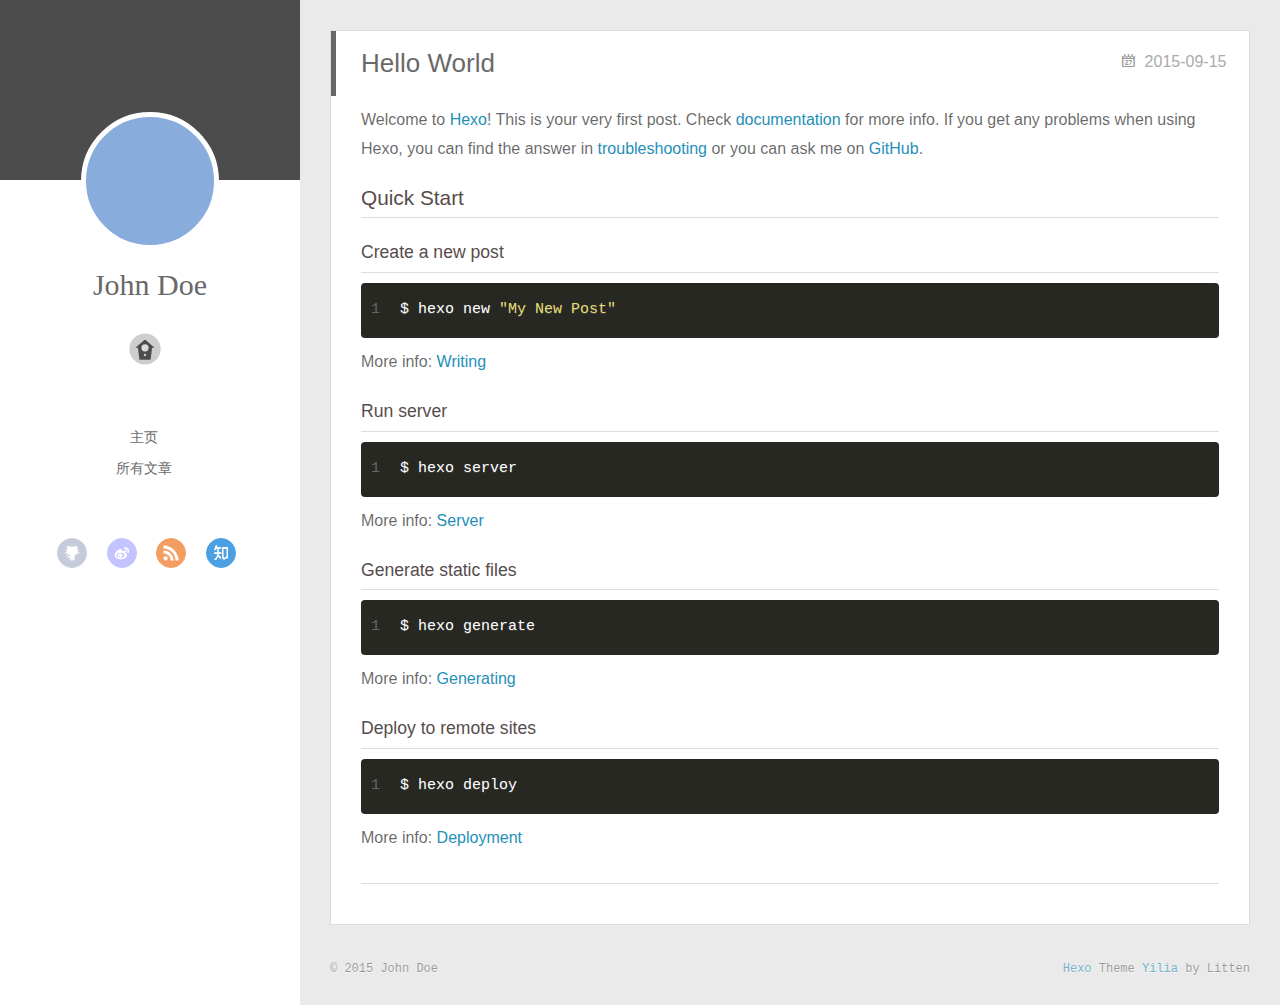
<file: index.html>
<!DOCTYPE html>
<html>
<head>
  <meta charset="utf-8">
  
  <title>Hexo</title>
  <meta name="viewport" content="width=device-width, initial-scale=1, maximum-scale=1">
  <meta name="description">
<meta property="og:type" content="website">
<meta property="og:title" content="Hexo">
<meta property="og:url" content="http://yoursite.com/index.html">
<meta property="og:site_name" content="Hexo">
<meta property="og:description">
<meta name="twitter:card" content="summary">
<meta name="twitter:title" content="Hexo">
<meta name="twitter:description">
  
    <link rel="alternative" href="/atom.xml" title="Hexo" type="application/atom+xml">
  
  
    <link rel="icon" href="/favicon.png">
  
  <link rel="stylesheet" href="/css/style.css" type="text/css">
</head>
<body>
  <div id="container">
    <div class="left-col">
    <div class="overlay"></div>
<div class="intrude-less">
	<header id="header" class="inner">
		<a href="/" class="profilepic">
			
			<img lazy-src="null" class="js-avatar">
			
		</a>

		<hgroup>
		  <h1 class="header-author"><a href="/">John Doe</a></h1>
		</hgroup>

		

		
			<div class="switch-btn">
				<div class="icon">
					<div class="icon-ctn">
						<div class="icon-wrap icon-house" data-idx="0">
							<div class="birdhouse"></div>
							<div class="birdhouse_holes"></div>
						</div>
						<div class="icon-wrap icon-ribbon hide" data-idx="1">
							<div class="ribbon"></div>
						</div>
						
						<div class="icon-wrap icon-link hide" data-idx="2">
							<div class="loopback_l"></div>
							<div class="loopback_r"></div>
						</div>
						
						
						<div class="icon-wrap icon-me hide" data-idx="3">
							<div class="user"></div>
							<div class="shoulder"></div>
						</div>
						
					</div>
					
				</div>
				<div class="tips-box hide">
					<div class="tips-arrow"></div>
					<ul class="tips-inner">
						<li>菜单</li>
						<li>标签</li>
						
						<li>友情链接</li>
						
						
						<li>关于我</li>
						
					</ul>
				</div>
			</div>
		

		<div class="switch-area">
			<div class="switch-wrap">
				<section class="switch-part switch-part1">
					<nav class="header-menu">
						<ul>
						
							<li><a href="/">主页</a></li>
				        
							<li><a href="/archives">所有文章</a></li>
				        
						</ul>
					</nav>
					<nav class="header-nav">
						<div class="social">
							
								<a class="github" target="_blank" href="/#" title="github">github</a>
					        
								<a class="weibo" target="_blank" href="/#" title="weibo">weibo</a>
					        
								<a class="rss" target="_blank" href="/#" title="rss">rss</a>
					        
								<a class="zhihu" target="_blank" href="/#" title="zhihu">zhihu</a>
					        
						</div>
					</nav>
				</section>
				
				
				<section class="switch-part switch-part2">
					<div class="widget tagcloud" id="js-tagcloud">
						
					</div>
				</section>
				
				
				
				<section class="switch-part switch-part3">
					<div id="js-friends">
					
			          <a target="_blank" class="main-nav-link switch-friends-link" href="http://localhost:4000/">奥巴马的博客</a>
			        
			          <a target="_blank" class="main-nav-link switch-friends-link" href="http://localhost:4000/">卡卡的美丽传说</a>
			        
			          <a target="_blank" class="main-nav-link switch-friends-link" href="http://localhost:4000/">本泽马的博客</a>
			        
			          <a target="_blank" class="main-nav-link switch-friends-link" href="http://localhost:4000/">吉格斯的博客</a>
			        
			          <a target="_blank" class="main-nav-link switch-friends-link" href="http://localhost:4000/">习大大大不同</a>
			        
			          <a target="_blank" class="main-nav-link switch-friends-link" href="http://localhost:4000/">托蒂的博客</a>
			        
			        </div>
				</section>
				

				
				
				<section class="switch-part switch-part4">
				
					<div id="js-aboutme">我是谁，我从哪里来，我到哪里去？我就是我，是颜色不一样的吃货…</div>
				</section>
				
			</div>
		</div>
	</header>				
</div>
    </div>
    <div class="mid-col">
      <nav id="mobile-nav">
  	<div class="overlay">
  		<div class="slider-trigger"></div>
  		<h1 class="header-author js-mobile-header hide">John Doe</h1>
  	</div>
	<div class="intrude-less">
		<header id="header" class="inner">
			<div class="profilepic">
				<img lazy-src="null" class="js-avatar">
			</div>
			<hgroup>
			  <h1 class="header-author">John Doe</h1>
			</hgroup>
			
			<nav class="header-menu">
				<ul>
				
					<li><a href="/">主页</a></li>
		        
					<li><a href="/archives">所有文章</a></li>
		        
		        <div class="clearfix"></div>
				</ul>
			</nav>
			<nav class="header-nav">
				<div class="social">
					
						<a class="github" target="_blank" href="/#" title="github">github</a>
			        
						<a class="weibo" target="_blank" href="/#" title="weibo">weibo</a>
			        
						<a class="rss" target="_blank" href="/#" title="rss">rss</a>
			        
						<a class="zhihu" target="_blank" href="/#" title="zhihu">zhihu</a>
			        
				</div>
			</nav>
		</header>				
	</div>
</nav>
      <div class="body-wrap">
  
    <article id="post-hello-world" class="article article-type-post" itemscope itemprop="blogPost">
  
    <div class="article-meta">
      <a href="/2015/09/15/hello-world/" class="article-date">
  	<time datetime="2015-09-15T09:37:35.014Z" itemprop="datePublished">2015-09-15</time>
</a>
    </div>
  
  <div class="article-inner">
    
      <input type="hidden" class="isFancy" />
    
    
      <header class="article-header">
        
  
    <h1 itemprop="name">
      <a class="article-title" href="/2015/09/15/hello-world/">Hello World</a>
    </h1>
  

      </header>
      
    
    <div class="article-entry" itemprop="articleBody">
      
        <p>Welcome to <a href="http://hexo.io/" target="_blank" rel="external">Hexo</a>! This is your very first post. Check <a href="http://hexo.io/docs/" target="_blank" rel="external">documentation</a> for more info. If you get any problems when using Hexo, you can find the answer in <a href="http://hexo.io/docs/troubleshooting.html" target="_blank" rel="external">troubleshooting</a> or you can ask me on <a href="https://github.com/hexojs/hexo/issues" target="_blank" rel="external">GitHub</a>.</p>
<h2 id="Quick_Start">Quick Start</h2><h3 id="Create_a_new_post">Create a new post</h3><figure class="highlight bash"><table><tr><td class="gutter"><pre><span class="line">1</span><br></pre></td><td class="code"><pre><span class="line">$ hexo new <span class="string">"My New Post"</span></span><br></pre></td></tr></table></figure>
<p>More info: <a href="http://hexo.io/docs/writing.html" target="_blank" rel="external">Writing</a></p>
<h3 id="Run_server">Run server</h3><figure class="highlight bash"><table><tr><td class="gutter"><pre><span class="line">1</span><br></pre></td><td class="code"><pre><span class="line">$ hexo server</span><br></pre></td></tr></table></figure>
<p>More info: <a href="http://hexo.io/docs/server.html" target="_blank" rel="external">Server</a></p>
<h3 id="Generate_static_files">Generate static files</h3><figure class="highlight bash"><table><tr><td class="gutter"><pre><span class="line">1</span><br></pre></td><td class="code"><pre><span class="line">$ hexo generate</span><br></pre></td></tr></table></figure>
<p>More info: <a href="http://hexo.io/docs/generating.html" target="_blank" rel="external">Generating</a></p>
<h3 id="Deploy_to_remote_sites">Deploy to remote sites</h3><figure class="highlight bash"><table><tr><td class="gutter"><pre><span class="line">1</span><br></pre></td><td class="code"><pre><span class="line">$ hexo deploy</span><br></pre></td></tr></table></figure>
<p>More info: <a href="http://hexo.io/docs/deployment.html" target="_blank" rel="external">Deployment</a></p>

      
    </div>
    
    <div class="article-info article-info-index">
      
      
      

      
      <div class="clearfix"></div>
    </div>
    
  </div>
  
</article>







  
  
</div>
      <footer id="footer">
  <div class="outer">
    <div id="footer-info">
    	<div class="footer-left">
    		&copy; 2015 John Doe
    	</div>
      	<div class="footer-right">
      		<a href="http://hexo.io/" target="_blank">Hexo</a>  Theme <a href="https://github.com/litten/hexo-theme-yilia" target="_blank">Yilia</a> by Litten
      	</div>
    </div>
  </div>
</footer>
    </div>
    
  <link rel="stylesheet" href="/fancybox/jquery.fancybox.css" type="text/css">


<script>
	var yiliaConfig = {
		fancybox: true,
		mathjax: true,
		animate: true,
		isHome: true,
		isPost: false,
		isArchive: false,
		isTag: false,
		isCategory: false,
		open_in_new: false
	}
</script>
<script src="http://7.url.cn/edu/jslib/comb/require-2.1.6,jquery-1.9.1.min.js" type="text/javascript"></script>
<script src="/js/main.js" type="text/javascript"></script>






<script type="text/x-mathjax-config">
MathJax.Hub.Config({
    tex2jax: {
        inlineMath: [ ['$','$'], ["\\(","\\)"]  ],
        processEscapes: true,
        skipTags: ['script', 'noscript', 'style', 'textarea', 'pre', 'code']
    }
});

MathJax.Hub.Queue(function() {
    var all = MathJax.Hub.getAllJax(), i;
    for(i=0; i < all.length; i += 1) {
        all[i].SourceElement().parentNode.className += ' has-jax';                 
    }       
});
</script>

<script type="text/javascript" src="http://cdn.mathjax.org/mathjax/latest/MathJax.js?config=TeX-AMS-MML_HTMLorMML">
</script>


  </div>
</body>
</html>
</file>
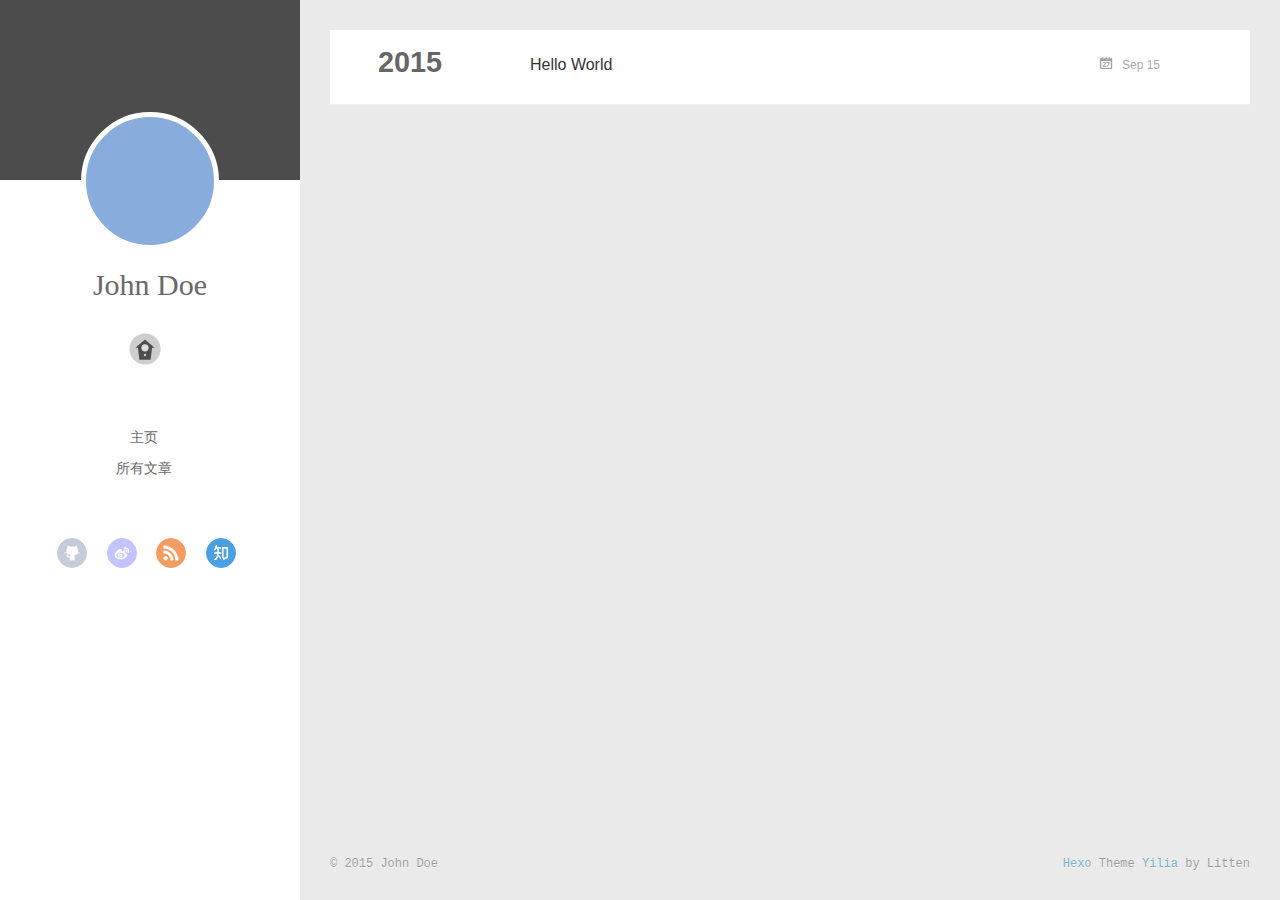
<file: archives/index.html>
<!DOCTYPE html>
<html>
<head>
  <meta charset="utf-8">
  
  <title>Archives | Hexo</title>
  <meta name="viewport" content="width=device-width, initial-scale=1, maximum-scale=1">
  <meta name="description">
<meta property="og:type" content="website">
<meta property="og:title" content="Hexo">
<meta property="og:url" content="http://yoursite.com/archives/index.html">
<meta property="og:site_name" content="Hexo">
<meta property="og:description">
<meta name="twitter:card" content="summary">
<meta name="twitter:title" content="Hexo">
<meta name="twitter:description">
  
    <link rel="alternative" href="/atom.xml" title="Hexo" type="application/atom+xml">
  
  
    <link rel="icon" href="/favicon.png">
  
  <link rel="stylesheet" href="/css/style.css" type="text/css">
</head>
<body>
  <div id="container">
    <div class="left-col">
    <div class="overlay"></div>
<div class="intrude-less">
	<header id="header" class="inner">
		<a href="/" class="profilepic">
			
			<img lazy-src="null" class="js-avatar">
			
		</a>

		<hgroup>
		  <h1 class="header-author"><a href="/">John Doe</a></h1>
		</hgroup>

		

		
			<div class="switch-btn">
				<div class="icon">
					<div class="icon-ctn">
						<div class="icon-wrap icon-house" data-idx="0">
							<div class="birdhouse"></div>
							<div class="birdhouse_holes"></div>
						</div>
						<div class="icon-wrap icon-ribbon hide" data-idx="1">
							<div class="ribbon"></div>
						</div>
						
						<div class="icon-wrap icon-link hide" data-idx="2">
							<div class="loopback_l"></div>
							<div class="loopback_r"></div>
						</div>
						
						
						<div class="icon-wrap icon-me hide" data-idx="3">
							<div class="user"></div>
							<div class="shoulder"></div>
						</div>
						
					</div>
					
				</div>
				<div class="tips-box hide">
					<div class="tips-arrow"></div>
					<ul class="tips-inner">
						<li>菜单</li>
						<li>标签</li>
						
						<li>友情链接</li>
						
						
						<li>关于我</li>
						
					</ul>
				</div>
			</div>
		

		<div class="switch-area">
			<div class="switch-wrap">
				<section class="switch-part switch-part1">
					<nav class="header-menu">
						<ul>
						
							<li><a href="/">主页</a></li>
				        
							<li><a href="/archives">所有文章</a></li>
				        
						</ul>
					</nav>
					<nav class="header-nav">
						<div class="social">
							
								<a class="github" target="_blank" href="/#" title="github">github</a>
					        
								<a class="weibo" target="_blank" href="/#" title="weibo">weibo</a>
					        
								<a class="rss" target="_blank" href="/#" title="rss">rss</a>
					        
								<a class="zhihu" target="_blank" href="/#" title="zhihu">zhihu</a>
					        
						</div>
					</nav>
				</section>
				
				
				<section class="switch-part switch-part2">
					<div class="widget tagcloud" id="js-tagcloud">
						
					</div>
				</section>
				
				
				
				<section class="switch-part switch-part3">
					<div id="js-friends">
					
			          <a target="_blank" class="main-nav-link switch-friends-link" href="http://localhost:4000/">奥巴马的博客</a>
			        
			          <a target="_blank" class="main-nav-link switch-friends-link" href="http://localhost:4000/">卡卡的美丽传说</a>
			        
			          <a target="_blank" class="main-nav-link switch-friends-link" href="http://localhost:4000/">本泽马的博客</a>
			        
			          <a target="_blank" class="main-nav-link switch-friends-link" href="http://localhost:4000/">吉格斯的博客</a>
			        
			          <a target="_blank" class="main-nav-link switch-friends-link" href="http://localhost:4000/">习大大大不同</a>
			        
			          <a target="_blank" class="main-nav-link switch-friends-link" href="http://localhost:4000/">托蒂的博客</a>
			        
			        </div>
				</section>
				

				
				
				<section class="switch-part switch-part4">
				
					<div id="js-aboutme">我是谁，我从哪里来，我到哪里去？我就是我，是颜色不一样的吃货…</div>
				</section>
				
			</div>
		</div>
	</header>				
</div>
    </div>
    <div class="mid-col">
      <nav id="mobile-nav">
  	<div class="overlay">
  		<div class="slider-trigger"></div>
  		<h1 class="header-author js-mobile-header hide">John Doe</h1>
  	</div>
	<div class="intrude-less">
		<header id="header" class="inner">
			<div class="profilepic">
				<img lazy-src="null" class="js-avatar">
			</div>
			<hgroup>
			  <h1 class="header-author">John Doe</h1>
			</hgroup>
			
			<nav class="header-menu">
				<ul>
				
					<li><a href="/">主页</a></li>
		        
					<li><a href="/archives">所有文章</a></li>
		        
		        <div class="clearfix"></div>
				</ul>
			</nav>
			<nav class="header-nav">
				<div class="social">
					
						<a class="github" target="_blank" href="/#" title="github">github</a>
			        
						<a class="weibo" target="_blank" href="/#" title="weibo">weibo</a>
			        
						<a class="rss" target="_blank" href="/#" title="rss">rss</a>
			        
						<a class="zhihu" target="_blank" href="/#" title="zhihu">zhihu</a>
			        
				</div>
			</nav>
		</header>				
	</div>
</nav>
      <div class="body-wrap">
  
  
    
    
      
      
      <section class="archives-wrap">
        <div class="archive-year-wrap">
          <a href="/archives/2015" class="archive-year">2015</a>
        </div>
        <div class="archives">
    
    <article class="archive-article archive-type-post">
  <div class="archive-article-inner">
    <header class="archive-article-header">
      	<div class="article-meta">
	      	<a href="/2015/09/15/hello-world/" class="archive-article-date">
  	<time datetime="2015-09-15T09:37:35.014Z" itemprop="datePublished">Sep 15</time>
</a>
        </div>
    	 
  
    <h1 itemprop="name">
      <a class="archive-article-title" href="/2015/09/15/hello-world/">Hello World</a>
    </h1>
  

        <div class="article-info info-on-right">
          
          

        </div>
        <div class="clearfix"></div>
    </header>
  </div>
</article>
  
  
    </div></section>
  

    

</div>
      <footer id="footer">
  <div class="outer">
    <div id="footer-info">
    	<div class="footer-left">
    		&copy; 2015 John Doe
    	</div>
      	<div class="footer-right">
      		<a href="http://hexo.io/" target="_blank">Hexo</a>  Theme <a href="https://github.com/litten/hexo-theme-yilia" target="_blank">Yilia</a> by Litten
      	</div>
    </div>
  </div>
</footer>
    </div>
    
  <link rel="stylesheet" href="/fancybox/jquery.fancybox.css" type="text/css">


<script>
	var yiliaConfig = {
		fancybox: true,
		mathjax: true,
		animate: true,
		isHome: false,
		isPost: false,
		isArchive: true,
		isTag: false,
		isCategory: false,
		open_in_new: false
	}
</script>
<script src="http://7.url.cn/edu/jslib/comb/require-2.1.6,jquery-1.9.1.min.js" type="text/javascript"></script>
<script src="/js/main.js" type="text/javascript"></script>






<script type="text/x-mathjax-config">
MathJax.Hub.Config({
    tex2jax: {
        inlineMath: [ ['$','$'], ["\\(","\\)"]  ],
        processEscapes: true,
        skipTags: ['script', 'noscript', 'style', 'textarea', 'pre', 'code']
    }
});

MathJax.Hub.Queue(function() {
    var all = MathJax.Hub.getAllJax(), i;
    for(i=0; i < all.length; i += 1) {
        all[i].SourceElement().parentNode.className += ' has-jax';                 
    }       
});
</script>

<script type="text/javascript" src="http://cdn.mathjax.org/mathjax/latest/MathJax.js?config=TeX-AMS-MML_HTMLorMML">
</script>


  </div>
</body>
</html>
</file>
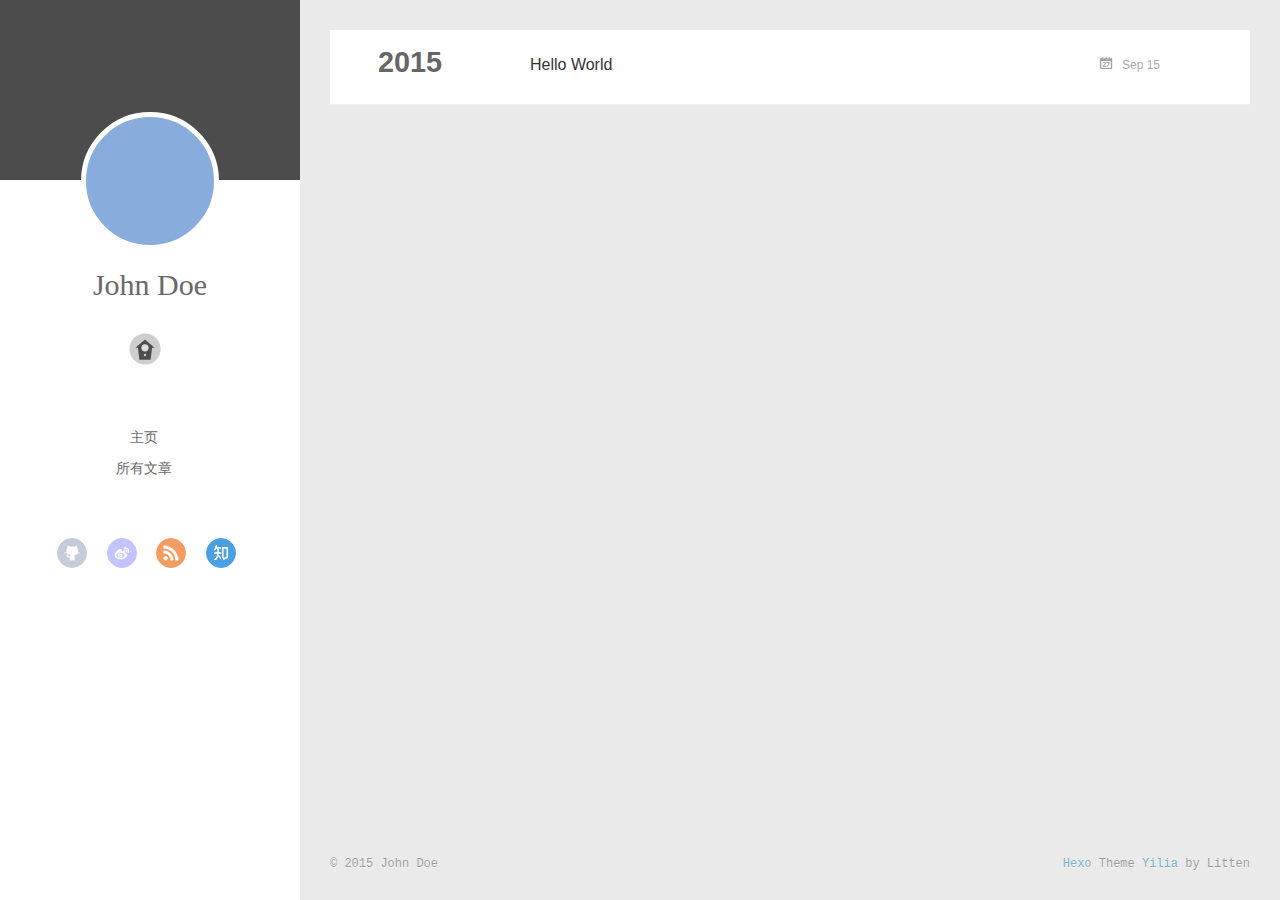
<file: archives/2015/index.html>
<!DOCTYPE html>
<html>
<head>
  <meta charset="utf-8">
  
  <title>Archives: 2015 | Hexo</title>
  <meta name="viewport" content="width=device-width, initial-scale=1, maximum-scale=1">
  <meta name="description">
<meta property="og:type" content="website">
<meta property="og:title" content="Hexo">
<meta property="og:url" content="http://yoursite.com/archives/2015/index.html">
<meta property="og:site_name" content="Hexo">
<meta property="og:description">
<meta name="twitter:card" content="summary">
<meta name="twitter:title" content="Hexo">
<meta name="twitter:description">
  
    <link rel="alternative" href="/atom.xml" title="Hexo" type="application/atom+xml">
  
  
    <link rel="icon" href="/favicon.png">
  
  <link rel="stylesheet" href="/css/style.css" type="text/css">
</head>
<body>
  <div id="container">
    <div class="left-col">
    <div class="overlay"></div>
<div class="intrude-less">
	<header id="header" class="inner">
		<a href="/" class="profilepic">
			
			<img lazy-src="null" class="js-avatar">
			
		</a>

		<hgroup>
		  <h1 class="header-author"><a href="/">John Doe</a></h1>
		</hgroup>

		

		
			<div class="switch-btn">
				<div class="icon">
					<div class="icon-ctn">
						<div class="icon-wrap icon-house" data-idx="0">
							<div class="birdhouse"></div>
							<div class="birdhouse_holes"></div>
						</div>
						<div class="icon-wrap icon-ribbon hide" data-idx="1">
							<div class="ribbon"></div>
						</div>
						
						<div class="icon-wrap icon-link hide" data-idx="2">
							<div class="loopback_l"></div>
							<div class="loopback_r"></div>
						</div>
						
						
						<div class="icon-wrap icon-me hide" data-idx="3">
							<div class="user"></div>
							<div class="shoulder"></div>
						</div>
						
					</div>
					
				</div>
				<div class="tips-box hide">
					<div class="tips-arrow"></div>
					<ul class="tips-inner">
						<li>菜单</li>
						<li>标签</li>
						
						<li>友情链接</li>
						
						
						<li>关于我</li>
						
					</ul>
				</div>
			</div>
		

		<div class="switch-area">
			<div class="switch-wrap">
				<section class="switch-part switch-part1">
					<nav class="header-menu">
						<ul>
						
							<li><a href="/">主页</a></li>
				        
							<li><a href="/archives">所有文章</a></li>
				        
						</ul>
					</nav>
					<nav class="header-nav">
						<div class="social">
							
								<a class="github" target="_blank" href="/#" title="github">github</a>
					        
								<a class="weibo" target="_blank" href="/#" title="weibo">weibo</a>
					        
								<a class="rss" target="_blank" href="/#" title="rss">rss</a>
					        
								<a class="zhihu" target="_blank" href="/#" title="zhihu">zhihu</a>
					        
						</div>
					</nav>
				</section>
				
				
				<section class="switch-part switch-part2">
					<div class="widget tagcloud" id="js-tagcloud">
						
					</div>
				</section>
				
				
				
				<section class="switch-part switch-part3">
					<div id="js-friends">
					
			          <a target="_blank" class="main-nav-link switch-friends-link" href="http://localhost:4000/">奥巴马的博客</a>
			        
			          <a target="_blank" class="main-nav-link switch-friends-link" href="http://localhost:4000/">卡卡的美丽传说</a>
			        
			          <a target="_blank" class="main-nav-link switch-friends-link" href="http://localhost:4000/">本泽马的博客</a>
			        
			          <a target="_blank" class="main-nav-link switch-friends-link" href="http://localhost:4000/">吉格斯的博客</a>
			        
			          <a target="_blank" class="main-nav-link switch-friends-link" href="http://localhost:4000/">习大大大不同</a>
			        
			          <a target="_blank" class="main-nav-link switch-friends-link" href="http://localhost:4000/">托蒂的博客</a>
			        
			        </div>
				</section>
				

				
				
				<section class="switch-part switch-part4">
				
					<div id="js-aboutme">我是谁，我从哪里来，我到哪里去？我就是我，是颜色不一样的吃货…</div>
				</section>
				
			</div>
		</div>
	</header>				
</div>
    </div>
    <div class="mid-col">
      <nav id="mobile-nav">
  	<div class="overlay">
  		<div class="slider-trigger"></div>
  		<h1 class="header-author js-mobile-header hide">John Doe</h1>
  	</div>
	<div class="intrude-less">
		<header id="header" class="inner">
			<div class="profilepic">
				<img lazy-src="null" class="js-avatar">
			</div>
			<hgroup>
			  <h1 class="header-author">John Doe</h1>
			</hgroup>
			
			<nav class="header-menu">
				<ul>
				
					<li><a href="/">主页</a></li>
		        
					<li><a href="/archives">所有文章</a></li>
		        
		        <div class="clearfix"></div>
				</ul>
			</nav>
			<nav class="header-nav">
				<div class="social">
					
						<a class="github" target="_blank" href="/#" title="github">github</a>
			        
						<a class="weibo" target="_blank" href="/#" title="weibo">weibo</a>
			        
						<a class="rss" target="_blank" href="/#" title="rss">rss</a>
			        
						<a class="zhihu" target="_blank" href="/#" title="zhihu">zhihu</a>
			        
				</div>
			</nav>
		</header>				
	</div>
</nav>
      <div class="body-wrap">
  
  
    
    
      
      
      <section class="archives-wrap">
        <div class="archive-year-wrap">
          <a href="/archives/2015" class="archive-year">2015</a>
        </div>
        <div class="archives">
    
    <article class="archive-article archive-type-post">
  <div class="archive-article-inner">
    <header class="archive-article-header">
      	<div class="article-meta">
	      	<a href="/2015/09/15/hello-world/" class="archive-article-date">
  	<time datetime="2015-09-15T09:37:35.014Z" itemprop="datePublished">Sep 15</time>
</a>
        </div>
    	 
  
    <h1 itemprop="name">
      <a class="archive-article-title" href="/2015/09/15/hello-world/">Hello World</a>
    </h1>
  

        <div class="article-info info-on-right">
          
          

        </div>
        <div class="clearfix"></div>
    </header>
  </div>
</article>
  
  
    </div></section>
  

    

</div>
      <footer id="footer">
  <div class="outer">
    <div id="footer-info">
    	<div class="footer-left">
    		&copy; 2015 John Doe
    	</div>
      	<div class="footer-right">
      		<a href="http://hexo.io/" target="_blank">Hexo</a>  Theme <a href="https://github.com/litten/hexo-theme-yilia" target="_blank">Yilia</a> by Litten
      	</div>
    </div>
  </div>
</footer>
    </div>
    
  <link rel="stylesheet" href="/fancybox/jquery.fancybox.css" type="text/css">


<script>
	var yiliaConfig = {
		fancybox: true,
		mathjax: true,
		animate: true,
		isHome: false,
		isPost: false,
		isArchive: true,
		isTag: false,
		isCategory: false,
		open_in_new: false
	}
</script>
<script src="http://7.url.cn/edu/jslib/comb/require-2.1.6,jquery-1.9.1.min.js" type="text/javascript"></script>
<script src="/js/main.js" type="text/javascript"></script>






<script type="text/x-mathjax-config">
MathJax.Hub.Config({
    tex2jax: {
        inlineMath: [ ['$','$'], ["\\(","\\)"]  ],
        processEscapes: true,
        skipTags: ['script', 'noscript', 'style', 'textarea', 'pre', 'code']
    }
});

MathJax.Hub.Queue(function() {
    var all = MathJax.Hub.getAllJax(), i;
    for(i=0; i < all.length; i += 1) {
        all[i].SourceElement().parentNode.className += ' has-jax';                 
    }       
});
</script>

<script type="text/javascript" src="http://cdn.mathjax.org/mathjax/latest/MathJax.js?config=TeX-AMS-MML_HTMLorMML">
</script>


  </div>
</body>
</html>
</file>
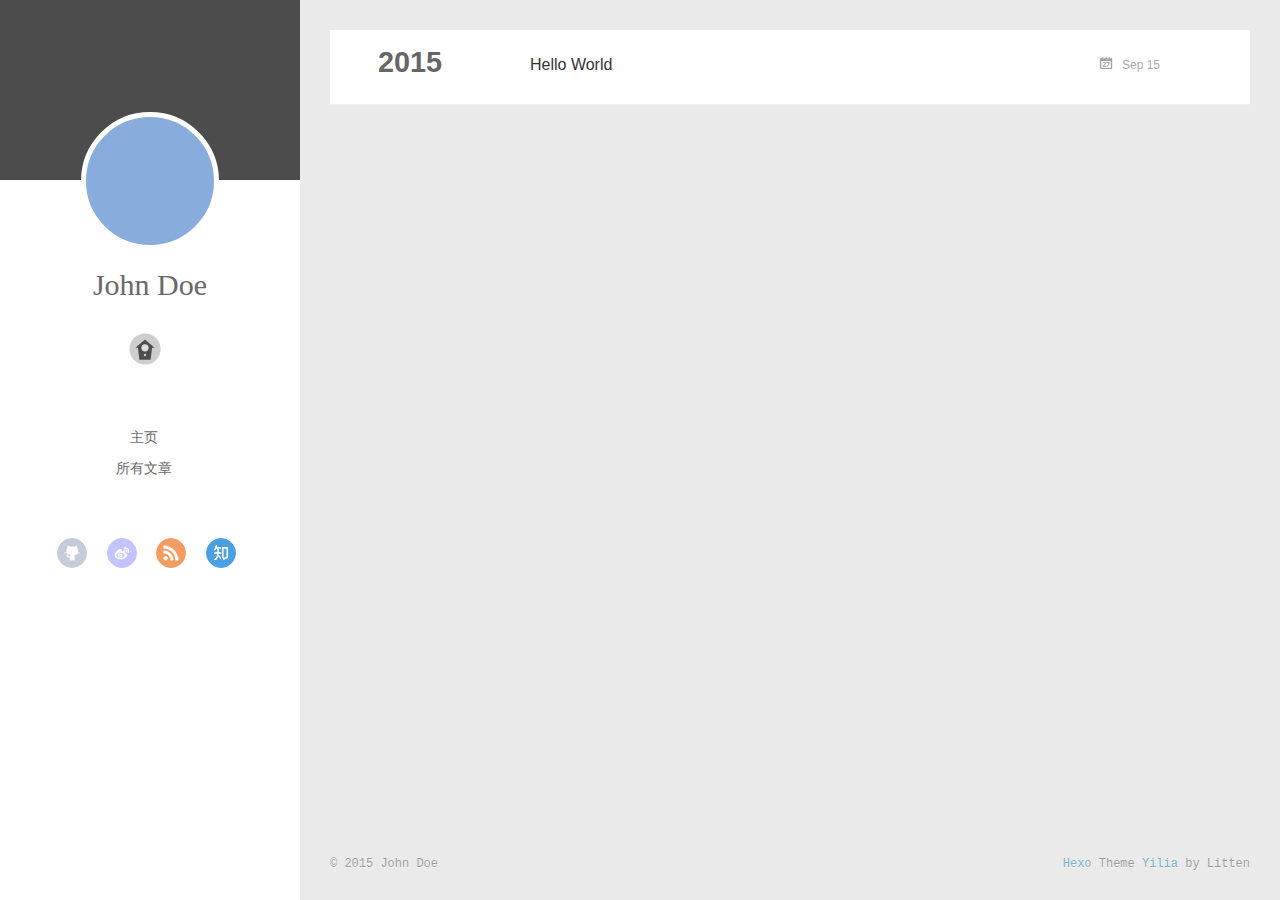
<file: archives/2015/09/index.html>
<!DOCTYPE html>
<html>
<head>
  <meta charset="utf-8">
  
  <title>Archives: 2015/9 | Hexo</title>
  <meta name="viewport" content="width=device-width, initial-scale=1, maximum-scale=1">
  <meta name="description">
<meta property="og:type" content="website">
<meta property="og:title" content="Hexo">
<meta property="og:url" content="http://yoursite.com/archives/2015/09/index.html">
<meta property="og:site_name" content="Hexo">
<meta property="og:description">
<meta name="twitter:card" content="summary">
<meta name="twitter:title" content="Hexo">
<meta name="twitter:description">
  
    <link rel="alternative" href="/atom.xml" title="Hexo" type="application/atom+xml">
  
  
    <link rel="icon" href="/favicon.png">
  
  <link rel="stylesheet" href="/css/style.css" type="text/css">
</head>
<body>
  <div id="container">
    <div class="left-col">
    <div class="overlay"></div>
<div class="intrude-less">
	<header id="header" class="inner">
		<a href="/" class="profilepic">
			
			<img lazy-src="null" class="js-avatar">
			
		</a>

		<hgroup>
		  <h1 class="header-author"><a href="/">John Doe</a></h1>
		</hgroup>

		

		
			<div class="switch-btn">
				<div class="icon">
					<div class="icon-ctn">
						<div class="icon-wrap icon-house" data-idx="0">
							<div class="birdhouse"></div>
							<div class="birdhouse_holes"></div>
						</div>
						<div class="icon-wrap icon-ribbon hide" data-idx="1">
							<div class="ribbon"></div>
						</div>
						
						<div class="icon-wrap icon-link hide" data-idx="2">
							<div class="loopback_l"></div>
							<div class="loopback_r"></div>
						</div>
						
						
						<div class="icon-wrap icon-me hide" data-idx="3">
							<div class="user"></div>
							<div class="shoulder"></div>
						</div>
						
					</div>
					
				</div>
				<div class="tips-box hide">
					<div class="tips-arrow"></div>
					<ul class="tips-inner">
						<li>菜单</li>
						<li>标签</li>
						
						<li>友情链接</li>
						
						
						<li>关于我</li>
						
					</ul>
				</div>
			</div>
		

		<div class="switch-area">
			<div class="switch-wrap">
				<section class="switch-part switch-part1">
					<nav class="header-menu">
						<ul>
						
							<li><a href="/">主页</a></li>
				        
							<li><a href="/archives">所有文章</a></li>
				        
						</ul>
					</nav>
					<nav class="header-nav">
						<div class="social">
							
								<a class="github" target="_blank" href="/#" title="github">github</a>
					        
								<a class="weibo" target="_blank" href="/#" title="weibo">weibo</a>
					        
								<a class="rss" target="_blank" href="/#" title="rss">rss</a>
					        
								<a class="zhihu" target="_blank" href="/#" title="zhihu">zhihu</a>
					        
						</div>
					</nav>
				</section>
				
				
				<section class="switch-part switch-part2">
					<div class="widget tagcloud" id="js-tagcloud">
						
					</div>
				</section>
				
				
				
				<section class="switch-part switch-part3">
					<div id="js-friends">
					
			          <a target="_blank" class="main-nav-link switch-friends-link" href="http://localhost:4000/">奥巴马的博客</a>
			        
			          <a target="_blank" class="main-nav-link switch-friends-link" href="http://localhost:4000/">卡卡的美丽传说</a>
			        
			          <a target="_blank" class="main-nav-link switch-friends-link" href="http://localhost:4000/">本泽马的博客</a>
			        
			          <a target="_blank" class="main-nav-link switch-friends-link" href="http://localhost:4000/">吉格斯的博客</a>
			        
			          <a target="_blank" class="main-nav-link switch-friends-link" href="http://localhost:4000/">习大大大不同</a>
			        
			          <a target="_blank" class="main-nav-link switch-friends-link" href="http://localhost:4000/">托蒂的博客</a>
			        
			        </div>
				</section>
				

				
				
				<section class="switch-part switch-part4">
				
					<div id="js-aboutme">我是谁，我从哪里来，我到哪里去？我就是我，是颜色不一样的吃货…</div>
				</section>
				
			</div>
		</div>
	</header>				
</div>
    </div>
    <div class="mid-col">
      <nav id="mobile-nav">
  	<div class="overlay">
  		<div class="slider-trigger"></div>
  		<h1 class="header-author js-mobile-header hide">John Doe</h1>
  	</div>
	<div class="intrude-less">
		<header id="header" class="inner">
			<div class="profilepic">
				<img lazy-src="null" class="js-avatar">
			</div>
			<hgroup>
			  <h1 class="header-author">John Doe</h1>
			</hgroup>
			
			<nav class="header-menu">
				<ul>
				
					<li><a href="/">主页</a></li>
		        
					<li><a href="/archives">所有文章</a></li>
		        
		        <div class="clearfix"></div>
				</ul>
			</nav>
			<nav class="header-nav">
				<div class="social">
					
						<a class="github" target="_blank" href="/#" title="github">github</a>
			        
						<a class="weibo" target="_blank" href="/#" title="weibo">weibo</a>
			        
						<a class="rss" target="_blank" href="/#" title="rss">rss</a>
			        
						<a class="zhihu" target="_blank" href="/#" title="zhihu">zhihu</a>
			        
				</div>
			</nav>
		</header>				
	</div>
</nav>
      <div class="body-wrap">
  
  
    
    
      
      
      <section class="archives-wrap">
        <div class="archive-year-wrap">
          <a href="/archives/2015" class="archive-year">2015</a>
        </div>
        <div class="archives">
    
    <article class="archive-article archive-type-post">
  <div class="archive-article-inner">
    <header class="archive-article-header">
      	<div class="article-meta">
	      	<a href="/2015/09/15/hello-world/" class="archive-article-date">
  	<time datetime="2015-09-15T09:37:35.014Z" itemprop="datePublished">Sep 15</time>
</a>
        </div>
    	 
  
    <h1 itemprop="name">
      <a class="archive-article-title" href="/2015/09/15/hello-world/">Hello World</a>
    </h1>
  

        <div class="article-info info-on-right">
          
          

        </div>
        <div class="clearfix"></div>
    </header>
  </div>
</article>
  
  
    </div></section>
  

    

</div>
      <footer id="footer">
  <div class="outer">
    <div id="footer-info">
    	<div class="footer-left">
    		&copy; 2015 John Doe
    	</div>
      	<div class="footer-right">
      		<a href="http://hexo.io/" target="_blank">Hexo</a>  Theme <a href="https://github.com/litten/hexo-theme-yilia" target="_blank">Yilia</a> by Litten
      	</div>
    </div>
  </div>
</footer>
    </div>
    
  <link rel="stylesheet" href="/fancybox/jquery.fancybox.css" type="text/css">


<script>
	var yiliaConfig = {
		fancybox: true,
		mathjax: true,
		animate: true,
		isHome: false,
		isPost: false,
		isArchive: true,
		isTag: false,
		isCategory: false,
		open_in_new: false
	}
</script>
<script src="http://7.url.cn/edu/jslib/comb/require-2.1.6,jquery-1.9.1.min.js" type="text/javascript"></script>
<script src="/js/main.js" type="text/javascript"></script>






<script type="text/x-mathjax-config">
MathJax.Hub.Config({
    tex2jax: {
        inlineMath: [ ['$','$'], ["\\(","\\)"]  ],
        processEscapes: true,
        skipTags: ['script', 'noscript', 'style', 'textarea', 'pre', 'code']
    }
});

MathJax.Hub.Queue(function() {
    var all = MathJax.Hub.getAllJax(), i;
    for(i=0; i < all.length; i += 1) {
        all[i].SourceElement().parentNode.className += ' has-jax';                 
    }       
});
</script>

<script type="text/javascript" src="http://cdn.mathjax.org/mathjax/latest/MathJax.js?config=TeX-AMS-MML_HTMLorMML">
</script>


  </div>
</body>
</html>
</file>
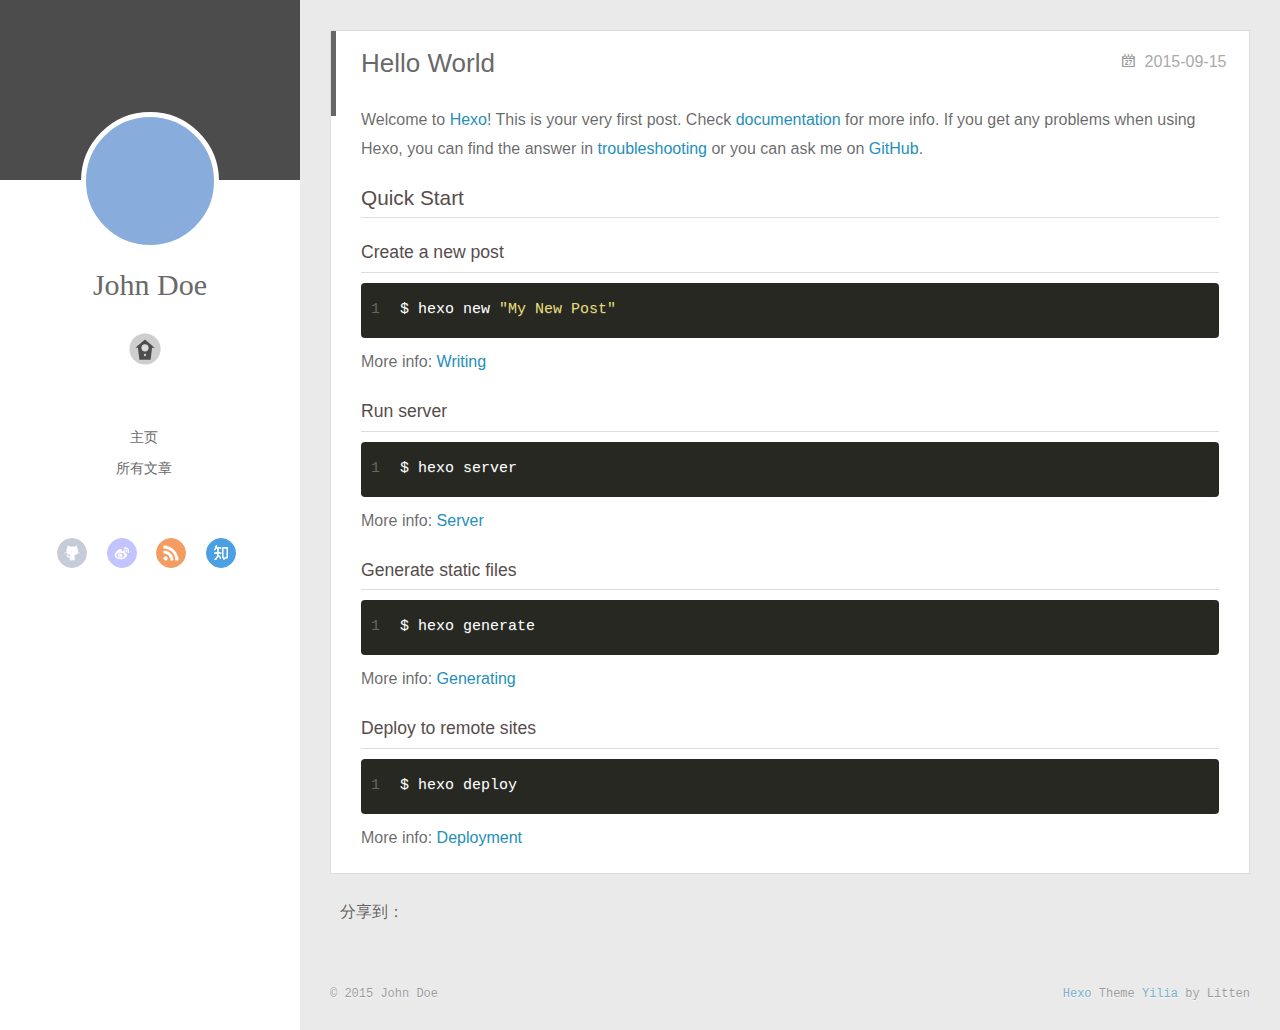
<file: 2015/09/15/hello-world/index.html>
<!DOCTYPE html>
<html>
<head>
  <meta charset="utf-8">
  
  <title>个人简历 | Hexo</title>
  <meta name="viewport" content="width=device-width, initial-scale=1, maximum-scale=1">
  <meta name="description" content="hellos">
<meta property="og:type" content="article">
<meta property="og:title" content="Hello World">
<meta property="og:url" content="http://yoursite.com/2015/09/15/hello-world/index.html">
<meta property="og:site_name" content="Hexo">
<meta property="og:description" content="hellos">
<meta property="og:updated_time" content="2015-09-15T09:37:35.014Z">
<meta name="twitter:card" content="summary">
<meta name="twitter:title" content="Hello World">
<meta name="twitter:description" content="hellos">
  
    <link rel="alternative" href="/atom.xml" title="Hexo" type="application/atom+xml">
  
  
    <link rel="icon" href="/favicon.png">
  
  <link rel="stylesheet" href="/css/style.css" type="text/css">
</head>
<body>
  <div id="container">
    <div class="left-col">
    <div class="overlay"></div>
<div class="intrude-less">
	<header id="header" class="inner">
		<a href="/" class="profilepic">
			
			<img lazy-src="null" class="js-avatar">
			
		</a>

		<hgroup>
		  <h1 class="header-author"><a href="/">John Doe</a></h1>
		</hgroup>

		

		
			<div class="switch-btn">
				<div class="icon">
					<div class="icon-ctn">
						<div class="icon-wrap icon-house" data-idx="0">
							<div class="birdhouse"></div>
							<div class="birdhouse_holes"></div>
						</div>
						<div class="icon-wrap icon-ribbon hide" data-idx="1">
							<div class="ribbon"></div>
						</div>
						
						<div class="icon-wrap icon-link hide" data-idx="2">
							<div class="loopback_l"></div>
							<div class="loopback_r"></div>
						</div>
						
						
						<div class="icon-wrap icon-me hide" data-idx="3">
							<div class="user"></div>
							<div class="shoulder"></div>
						</div>
						
					</div>
					
				</div>
				<div class="tips-box hide">
					<div class="tips-arrow"></div>
					<ul class="tips-inner">
						<li>菜单</li>
						<li>标签</li>
						
						<li>友情链接</li>
						
						
						<li>关于我</li>
						
					</ul>
				</div>
			</div>
		

		<div class="switch-area">
			<div class="switch-wrap">
				<section class="switch-part switch-part1">
					<nav class="header-menu">
						<ul>
						
							<li><a href="/">主页</a></li>
				        
							<li><a href="/archives">所有文章</a></li>
				        
						</ul>
					</nav>
					<nav class="header-nav">
						<div class="social">
							
								<a class="github" target="_blank" href="/#" title="github">github</a>
					        
								<a class="weibo" target="_blank" href="/#" title="weibo">weibo</a>
					        
								<a class="rss" target="_blank" href="/#" title="rss">rss</a>
					        
								<a class="zhihu" target="_blank" href="/#" title="zhihu">zhihu</a>
					        
						</div>
					</nav>
				</section>
				
				
				<section class="switch-part switch-part2">
					<div class="widget tagcloud" id="js-tagcloud">
						
					</div>
				</section>
				
				
				
				<section class="switch-part switch-part3">
					<div id="js-friends">
					
			          <a target="_blank" class="main-nav-link switch-friends-link" href="http://localhost:4000/">奥巴马的博客</a>
			        
			          <a target="_blank" class="main-nav-link switch-friends-link" href="http://localhost:4000/">卡卡的美丽传说</a>
			        
			          <a target="_blank" class="main-nav-link switch-friends-link" href="http://localhost:4000/">本泽马的博客</a>
			        
			          <a target="_blank" class="main-nav-link switch-friends-link" href="http://localhost:4000/">吉格斯的博客</a>
			        
			          <a target="_blank" class="main-nav-link switch-friends-link" href="http://localhost:4000/">习大大大不同</a>
			        
			          <a target="_blank" class="main-nav-link switch-friends-link" href="http://localhost:4000/">托蒂的博客</a>
			        
			        </div>
				</section>
				

				
				
				<section class="switch-part switch-part4">
				
					<div id="js-aboutme">我是谁，我从哪里来，我到哪里去？我就是我，是颜色不一样的吃货…</div>
				</section>
				
			</div>
		</div>
	</header>				
</div>
    </div>
    <div class="mid-col">
      <nav id="mobile-nav">
  	<div class="overlay">
  		<div class="slider-trigger"></div>
  		<h1 class="header-author js-mobile-header hide">John Doe</h1>
  	</div>
	<div class="intrude-less">
		<header id="header" class="inner">
			<div class="profilepic">
				<img lazy-src="null" class="js-avatar">
			</div>
			<hgroup>
			  <h1 class="header-author">John Doe</h1>
			</hgroup>
			
			<nav class="header-menu">
				<ul>
				
					<li><a href="/">主页</a></li>
		        
					<li><a href="/archives">所有文章</a></li>
		        
		        <div class="clearfix"></div>
				</ul>
			</nav>
			<nav class="header-nav">
				<div class="social">
					
						<a class="github" target="_blank" href="/#" title="github">github</a>
			        
						<a class="weibo" target="_blank" href="/#" title="weibo">weibo</a>
			        
						<a class="rss" target="_blank" href="/#" title="rss">rss</a>
			        
						<a class="zhihu" target="_blank" href="/#" title="zhihu">zhihu</a>
			        
				</div>
			</nav>
		</header>				
	</div>
</nav>
      <div class="body-wrap"><article id="post-hello-world" class="article article-type-post" itemscope itemprop="blogPost">
  
    <div class="article-meta">
      <a href="/2015/09/15/hello-world/" class="article-date">
  	<time datetime="2015-09-15T09:37:35.014Z" itemprop="datePublished">2015-09-15</time>
</a>
    </div>
  
  <div class="article-inner">
    
      <input type="hidden" class="isFancy" />
    
    
      <header class="article-header">
        
  
    <h1 class="article-title" itemprop="name">
      Hello World
    </h1>
  

      </header>
      
      <div class="article-info article-info-post">
        
        

        <div class="clearfix"></div>
      </div>
      
    
    <div class="article-entry" itemprop="articleBody">
      
        <p>Welcome to <a href="http://hexo.io/" target="_blank" rel="external">Hexo</a>! This is your very first post. Check <a href="http://hexo.io/docs/" target="_blank" rel="external">documentation</a> for more info. If you get any problems when using Hexo, you can find the answer in <a href="http://hexo.io/docs/troubleshooting.html" target="_blank" rel="external">troubleshooting</a> or you can ask me on <a href="https://github.com/hexojs/hexo/issues" target="_blank" rel="external">GitHub</a>.</p>
<h2 id="Quick_Start">Quick Start</h2><h3 id="Create_a_new_post">Create a new post</h3><figure class="highlight bash"><table><tr><td class="gutter"><pre><span class="line">1</span><br></pre></td><td class="code"><pre><span class="line">$ hexo new <span class="string">"My New Post"</span></span><br></pre></td></tr></table></figure>
<p>More info: <a href="http://hexo.io/docs/writing.html" target="_blank" rel="external">Writing</a></p>
<h3 id="Run_server">Run server</h3><figure class="highlight bash"><table><tr><td class="gutter"><pre><span class="line">1</span><br></pre></td><td class="code"><pre><span class="line">$ hexo server</span><br></pre></td></tr></table></figure>
<p>More info: <a href="http://hexo.io/docs/server.html" target="_blank" rel="external">Server</a></p>
<h3 id="Generate_static_files">Generate static files</h3><figure class="highlight bash"><table><tr><td class="gutter"><pre><span class="line">1</span><br></pre></td><td class="code"><pre><span class="line">$ hexo generate</span><br></pre></td></tr></table></figure>
<p>More info: <a href="http://hexo.io/docs/generating.html" target="_blank" rel="external">Generating</a></p>
<h3 id="Deploy_to_remote_sites">Deploy to remote sites</h3><figure class="highlight bash"><table><tr><td class="gutter"><pre><span class="line">1</span><br></pre></td><td class="code"><pre><span class="line">$ hexo deploy</span><br></pre></td></tr></table></figure>
<p>More info: <a href="http://hexo.io/docs/deployment.html" target="_blank" rel="external">Deployment</a></p>

      
    </div>
    
  </div>
  
    
  
</article>


<div class="share">
	<!-- JiaThis Button BEGIN -->
	<div class="jiathis_style">
		<span class="jiathis_txt">分享到：</span>
		<a class="jiathis_button_tsina"></a>
		<a class="jiathis_button_cqq"></a>
		<a class="jiathis_button_douban"></a>
		<a class="jiathis_button_weixin"></a>
		<a class="jiathis_button_tumblr"></a>
		<a href="http://www.jiathis.com/share" class="jiathis jiathis_txt jtico jtico_jiathis" target="_blank"></a>
	</div>
	<script type="text/javascript" src="http://v3.jiathis.com/code/jia.js?uid=1405949716054953" charset="utf-8"></script>
	<!-- JiaThis Button END -->
</div>



<div class="duoshuo">
	<!-- 多说评论框 start -->
	<div class="ds-thread" data-thread-key="hello-world" data-title="Hello World" data-url="http://yoursite.com/2015/09/15/hello-world/"></div>
	<!-- 多说评论框 end -->
	<!-- 多说公共JS代码 start (一个网页只需插入一次) -->
	<script type="text/javascript">
	var duoshuoQuery = {short_name:"true"};
	(function() {
		var ds = document.createElement('script');
		ds.type = 'text/javascript';ds.async = true;
		ds.src = (document.location.protocol == 'https:' ? 'https:' : 'http:') + '//static.duoshuo.com/embed.js';
		ds.charset = 'UTF-8';
		(document.getElementsByTagName('head')[0] 
		 || document.getElementsByTagName('body')[0]).appendChild(ds);
	})();
	</script>
	<!-- 多说公共JS代码 end -->
</div>




</div>
      <footer id="footer">
  <div class="outer">
    <div id="footer-info">
    	<div class="footer-left">
    		&copy; 2015 John Doe
    	</div>
      	<div class="footer-right">
      		<a href="http://hexo.io/" target="_blank">Hexo</a>  Theme <a href="https://github.com/litten/hexo-theme-yilia" target="_blank">Yilia</a> by Litten
      	</div>
    </div>
  </div>
</footer>
    </div>
    
  <link rel="stylesheet" href="/fancybox/jquery.fancybox.css" type="text/css">


<script>
	var yiliaConfig = {
		fancybox: true,
		mathjax: true,
		animate: true,
		isHome: false,
		isPost: true,
		isArchive: false,
		isTag: false,
		isCategory: false,
		open_in_new: false
	}
</script>
<script src="http://7.url.cn/edu/jslib/comb/require-2.1.6,jquery-1.9.1.min.js" type="text/javascript"></script>
<script src="/js/main.js" type="text/javascript"></script>






<script type="text/x-mathjax-config">
MathJax.Hub.Config({
    tex2jax: {
        inlineMath: [ ['$','$'], ["\\(","\\)"]  ],
        processEscapes: true,
        skipTags: ['script', 'noscript', 'style', 'textarea', 'pre', 'code']
    }
});

MathJax.Hub.Queue(function() {
    var all = MathJax.Hub.getAllJax(), i;
    for(i=0; i < all.length; i += 1) {
        all[i].SourceElement().parentNode.className += ' has-jax';                 
    }       
});
</script>

<script type="text/javascript" src="http://cdn.mathjax.org/mathjax/latest/MathJax.js?config=TeX-AMS-MML_HTMLorMML">
</script>


  </div>
</body>
</html>
</file>
<file: css/style.css>
body {
  width: 100%;
}
body:before,
body:after {
  content: "";
  display: table;
}
body:after {
  clear: both;
}
@font-face {
  font-family: 'FontAwesome';
  src: url("fonts/fontawesome-webfont.eot");
  src: url("fonts/fontawesome-webfont.eot?#iefix") format("embedded-opentype"), url("fonts/fontawesome-webfont.woff") format("woff"), url("fonts/fontawesome-webfont.ttf") format("truetype"), url("fonts/fontawesome-webfont.svgz#FontAwesomeRegular") format("svg"), url("fonts/fontawesome-webfont.svg#FontAwesomeRegular") format("svg");
  font-weight: normal;
  font-style: normal;
}
html,
body,
div,
span,
applet,
object,
iframe,
h1,
h2,
h3,
h4,
h5,
h6,
p,
blockquote,
pre,
a,
abbr,
acronym,
address,
big,
cite,
code,
del,
dfn,
em,
img,
ins,
kbd,
q,
s,
samp,
small,
strike,
strong,
sub,
sup,
tt,
var,
dl,
dt,
dd,
ol,
ul,
li,
fieldset,
form,
label,
legend,
table,
caption,
tbody,
tfoot,
thead,
tr,
th,
td {
  margin: 0;
  padding: 0;
  border: 0;
  outline: 0;
  font-weight: inherit;
  font-style: inherit;
  font-family: inherit;
  font-size: 100%;
  vertical-align: baseline;
}
body {
  line-height: 1;
  color: #000;
  background: #fff;
}
ol,
ul {
  list-style: none;
}
table {
  border-collapse: separate;
  border-spacing: 0;
  vertical-align: middle;
}
caption,
th,
td {
  text-align: left;
  font-weight: normal;
  vertical-align: middle;
}
a img {
  border: none;
}
ol {
  list-style: decimal;
  padding-left: 20px;
}
ul {
  list-style: none;
}
input,
button {
  margin: 0;
  padding: 0;
}
input::-moz-focus-inner,
button::-moz-focus-inner {
  border: 0;
  padding: 0;
}
@font-face {
  font-family: FontAwesome;
  font-style: normal;
  font-weight: normal;
  src: url("fonts/fontawesome-webfont.eot?v=#4.0.3");
  src: url("fonts/fontawesome-webfont.eot?#iefix&v=#4.0.3") format("embedded-opentype"), url("fonts/fontawesome-webfont.woff?v=#4.0.3") format("woff"), url("fonts/fontawesome-webfont.ttf?v=#4.0.3") format("truetype"), url("fonts/fontawesome-webfont.svg#fontawesomeregular?v=#4.0.3") format("svg");
}
html,
body,
#container {
  height: 100%;
}
body {
  font-family: "微软雅黑", "HelveticaNeue-Light", "Helvetica Neue Light", "Helvetica Neue", Helvetica, Arial, sans-serif;
  font-size: 16px;
  background: #fff;
  color: rgba(0,0,0,0.6);
  -webkit-overflow-scrolling: touch;
}
h1,
h2,
h3 {
  display: block;
}
h1 {
  font-size: 1.5em;
}
h2 {
  font-size: 1.3em;
}
h3 {
  font-size: 1.1em;
}
h4,
h5,
h6 {
  font-size: 1em;
}
a {
  text-decoration: none;
  outline-width: 0;
  color: #258fb8;
  outline: none;
}
.alignleft {
  float: left;
}
.alignright {
  float: right;
}
.clearfix {
  *zoom: 1;
}
.clearfix:after {
  content: "";
  display: table;
  clear: both;
}
.inner {
  width: 1000px;
  margin: 0 auto;
}
.hide {
  display: none;
}
@media screen and (max-width: 1040px) {
  .inner {
    width: 100%;
  }
}
#container {
  position: relative;
  min-height: 100%;
}
#container #mobile-nav {
  display: none;
}
#container #mobile-nav .overlay {
  height: 110px;
  position: absolute;
  width: 100%;
  background: #4d4d4d;
}
#container #mobile-nav .overlay.fixed {
  position: fixed;
  height: 42px;
  z-index: 99;
}
#container #mobile-nav #header {
  padding: 10px 0 0 0;
}
#container #mobile-nav #header .profilepic {
  display: block;
  position: relative;
  z-index: 100;
}
#container #mobile-nav #header .header-menu {
  height: auto;
  margin: 10px;
}
#container #mobile-nav #header .header-menu ul {
  text-align: center;
  cursor: default;
}
#container #mobile-nav #header .header-menu li {
  display: inline-block;
  margin: 3px;
}
#container .left-col {
  background: #fff;
  width: 300px;
  position: fixed;
  opacity: 1;
  -webkit-transition: all 0.2s ease-in;
  -moz-transition: all 0.2s ease-in;
  -ms-transition: all 0.2s ease-in;
  transition: all 0.2s ease-in;
  height: 100%;
}
#container .left-col .overlay {
  width: 100%;
  height: 180px;
  background-color: #000;
  position: absolute;
  opacity: 0.7;
}
#container .left-col .intrude-less {
  width: 76%;
  text-align: center;
  margin: 112px auto 0;
}
#container .mid-col {
  position: absolute;
  right: 0;
  min-height: 100%;
  background: #eaeaea;
  left: 300px;
  width: auto;
}
@media screen and (max-width: 800px) {
  #container .left-col {
    display: none;
  }
  #container .mid-col {
    left: 0;
  }
  #container #header .header-nav {
    position: relative;
  }
  #container .header-author.fixed {
    position: fixed;
    top: -13px;
    width: 100%;
    color: #ddd;
  }
  #container .overlay .slider-trigger {
    position: absolute;
    z-index: 101;
    bottom: 0;
    left: 0;
    width: 42px;
    height: 42px;
  }
  #container .overlay .slider-trigger:hover {
    background: #444;
  }
  #container .overlay .slider-trigger:before {
    color: #ddd;
    content: "\f00b";
    font: 16px FontAwesome;
    width: 16px;
    height: 16px;
    margin-left: 9px;
    margin-top: 14px;
    display: block;
  }
  #container .article-header {
    border-left: none;
    padding: 0;
    border-bottom: 1px dotted #ddd;
  }
  #container .article-header h1 {
    margin-bottom: 10px;
  }
  #container .header-subtitle {
    padding: 0 24px;
  }
  #container .article-info-index.article-info {
    padding-top: 10px;
    margin: 0;
    border-top: 1px solid #ddd;
  }
  #container .article-info-post.article-info {
    margin: 0;
    padding-top: 10px;
    border: none;
  }
  #container .article-more-link a {
    float: right;
  }
  #container #viewer-box .viewer-box-l {
    font-size: 14px;
  }
  #container .article {
    padding: 10px;
    margin: 10px;
    font-size: 14px;
  }
  #container .article .article-entry {
    padding-left: 0;
    padding-right: 0;
    padding-top: 10px;
  }
  #container .article .article-title {
    font-size: 18px;
    max-width: 185px;
    display: block;
    margin: 0;
  }
  #container .article .article-meta {
    width: auto;
    height: 30px;
    margin-top: -5px;
    position: ralative;
  }
  #container .article .article-meta .article-date {
    font-size: 12px;
    -webkit-border-radius: 0;
    border-radius: 0;
    color: #666;
    background: none;
    height: auto;
    padding: 0;
    margin: 0;
    width: 100%;
    text-align: left;
    margin-left: 10px;
  }
  #container .article .article-meta .article-date time {
    width: auto;
    float: right;
    margin-right: 10px;
  }
  #container .article .article-meta .article-tag-list {
    margin-top: 7px;
    position: absolute;
    right: 10px;
    top: 0;
  }
  #container .article .article-meta .article-tag-list:before {
    float: left;
    margin-top: 1px;
    left: 0;
  }
  #container .article .article-meta .article-tag-list .article-tag-list-item {
    float: left;
    padding-left: 0;
    width: auto;
    max-width: 83px;
  }
  #container .article .article-meta .article-category {
    margin-top: 7px;
    position: absolute;
    right: 10px;
    top: -30px;
  }
  #container .article .article-meta .article-category:before {
    float: left;
    margin-top: 1px;
    left: 15px;
  }
  #container .article .article-meta .article-category .article-category-link {
    max-width: 83px;
    width: auto;
    padding-left: 10px;
  }
  #container .article .article-nav-link-wrap {
    margin: 5px 0;
  }
  #container .article .article-nav-link-wrap strong {
    float: left;
    margin-right: 5px;
  }
  #container .article #article-nav-older {
    float: none;
    display: block;
  }
  #container .share {
    padding: 3px 10px;
  }
  #container .duoshuo {
    padding: 0 13px;
  }
  #container #disqus_thread {
    padding: 0 13px;
  }
  #container #mobile-nav {
    display: block;
  }
  #container #page-nav .extend {
    opacity: 1;
  }
  #container .instagram .open-ins {
    left: 2px;
    top: -30px;
    color: #aaa;
  }
  #container .info-on-right {
    float: initial;
  }
  #container .archives-wrap {
    margin: 10px 10px 0px;
    padding: 10px;
  }
  #container .archives-wrap .archive-article-title {
    font-size: 14px;
  }
  #container .archives-wrap .archive-year-wrap {
    position: relative;
    padding: 0 0 0 0;
  }
  #container .archives-wrap .archive-year-wrap a {
    padding: 0 0 0 0;
  }
  #container .archives-wrap .article-meta .archive-article-date {
    font-size: 12px;
    margin-right: 10px;
    margin-top: -5px;
  }
  #container .archives-wrap .article-meta .article-tag-list-link {
    font-size: 12px;
  }
  #container .archives .archive-article {
    padding: 10px 0;
    margin-left: 0;
  }
  #container #footer .footer-left {
    float: initial;
    margin-bottom: 10px;
  }
  #container #footer .footer-right {
    float: initial;
  }
}
.header-author {
  text-align: center;
  margin: 0.67em 0;
  font-family: Roboto, "Roboto", serif;
  font-size: 30px;
  -webkit-transition: 0.3s;
  -moz-transition: 0.3s;
  -ms-transition: 0.3s;
  transition: 0.3s;
}
#header {
  width: 100%;
}
#header a {
  color: #696969;
}
#header a:hover {
  color: #b0a0aa;
}
#header .profilepic {
  text-align: center;
  display: block;
  border: 5px solid #fff;
  -webkit-border-radius: 300px;
  border-radius: 300px;
  width: 128px;
  height: 128px;
  margin: 0 auto;
  position: relative;
  overflow: hidden;
  background: #88acdb;
  -webkit-transition: all 0.2s ease-in;
  display: -webkit-box;
  -webkit-box-orient: horizontal;
  -webkit-box-pack: center;
  -webkit-box-align: center;
  text-align: center;
}
#header .profilepic img {
  width: 20%;
  height: 20%;
  -webkit-border-radius: 300px;
  border-radius: 300px;
  opacity: 0;
  -webkit-transition: all 0.2s ease-in;
}
#header .profilepic img.show {
  width: 100%;
  height: 100%;
  opacity: 1;
}
#header .header-subtitle {
  text-align: center;
  color: #999;
  font-size: 14px;
  line-height: 25px;
  overflow: hidden;
  text-overflow: ellipsis;
  display: -webkit-box;
  -webkit-line-clamp: 2;
  -webkit-box-orient: vertical;
}
#header .header-menu {
  font-weight: 300;
  line-height: 31px;
  cursor: pointer;
  text-transform: uppercase;
  float: none;
  height: 150px;
  margin-left: -12px;
  text-align: center;
  display: -webkit-box;
  -webkit-box-orient: horizontal;
  -webkit-box-pack: center;
  -webkit-box-align: center;
}
#header .header-menu li {
  cursor: default;
}
#header .header-menu li a {
  font-size: 14px;
  min-width: 300px;
}
#header .switch-area {
  position: relative;
  width: 100%;
  overflow: hidden;
  min-height: 500px;
  font-size: 14px;
}
#header .switch-area .switch-wrap {
  -webkit-transition: -webkit-transform 0.3s ease-in;
  -moz-transition: -moz-transform 0.3s ease-in;
  -ms-transition: -ms-transform 0.3s ease-in;
  transition: transform 0.3s ease-in;
  position: relative;
}
#header .turn-left {
  -webkit-transform: translate(-100%, 0);
  -moz-transform: translate(-100%, 0);
  -ms-transform: translate(-100%, 0);
  transform: translate(-100%, 0);
}
#header .header-nav {
  width: 100%;
  position: absolute;
  -webkit-transition: -webkit-transform 0.3s ease-in;
  -moz-transition: -moz-transform 0.3s ease-in;
  -ms-transition: -ms-transform 0.3s ease-in;
  transition: transform 0.3s ease-in;
}
#header .header-nav .social {
  margin-right: 15px;
  margin-top: 10px;
  text-align: center;
}
#header .header-nav .social a {
  -webkit-border-radius: 50%;
  border-radius: 50%;
  display: -moz-inline-stack;
  display: inline-block;
  vertical-align: middle;
  *vertical-align: auto;
  zoom: 1;
  *display: inline;
  text-indent: -9999px;
  margin: 0 8px 15px 8px;
  opacity: 0.7;
  width: 28px;
  height: 28px;
  -webkit-transition: 0.3s;
  -moz-transition: 0.3s;
  -ms-transition: 0.3s;
  transition: 0.3s;
}
#header .header-nav .social a:hover {
  opacity: 1;
}
#header .header-nav .social a:last-of-type {
  margin-right: 0;
}
#header .header-nav .social a.weibo {
  background: url("/img/weibo.png") center no-repeat #aaf;
  border: 1px solid #aaf;
}
#header .header-nav .social a.weibo:hover {
  border: 1px solid #aaf;
}
#header .header-nav .social a.rss {
  background: url("/img/rss.png") center no-repeat #ef7522;
  border: 1px solid #ef7522;
}
#header .header-nav .social a.rss:hover {
  border: 1px solid #cf5d0f;
}
#header .header-nav .social a.github {
  background: url("/img/github.png") center no-repeat #afb6ca;
  border: 1px solid #afb6ca;
}
#header .header-nav .social a.github:hover {
  border: 1px solid #909ab6;
}
#header .header-nav .social a.facebook {
  background: url("/img/facebook.png") center no-repeat #3b5998;
  border: 1px solid #3b5998;
}
#header .header-nav .social a.facebook:hover {
  border: 1px solid #2d4373;
}
#header .header-nav .social a.google {
  background: url("/img/google.png") center no-repeat #c83d20;
  border: 1px solid #c83d20;
}
#header .header-nav .social a.google:hover {
  border: 1px solid #9c3019;
}
#header .header-nav .social a.twitter {
  background: url("/img/twitter.png") center no-repeat #55cff8;
  border: 1px solid #55cff8;
}
#header .header-nav .social a.twitter:hover {
  border: 1px solid #24c1f6;
}
#header .header-nav .social a.linkedin {
  background: url("/img/linkedin.png") center no-repeat #005a87;
  border: 1px solid #005a87;
}
#header .header-nav .social a.linkedin:hover {
  border: 1px solid #006b98;
}
#header .header-nav .social a.zhihu {
  background: url("/img/zhihu.png") center no-repeat #0078d8;
  border: 1px solid #0078d8;
}
#header .header-nav .social a.zhihu:hover {
  border: 1px solid #0078d8;
}
#header .header-nav .social a.douban {
  background: url("/img/douban.png") center no-repeat #06c611;
  border: 1px solid #06c611;
}
#header .header-nav .social a.douban:hover {
  border: 1px solid #06c611;
}
#header .header-nav .social a.mail {
  background: url("/img/mail.png") center no-repeat #005a87;
  border: 1px solid #005a87;
}
#header .header-nav .social a.mail:hover {
  border: 1px solid #006b98;
}
#header .switch-part {
  width: 100%;
  position: absolute;
}
#header .switch-part1 {
  left: 0;
}
#header .switch-part2 {
  left: 100%;
  top: 20px;
  overlay-x: hidden;
  overflow-y: auto;
  max-height: 200px;
}
#header .switch-part3 {
  left: 200%;
  line-height: 30px;
}
#header .switch-part3 .switch-friends-link {
  margin-right: 9px;
  -webkit-border-radius: 3px;
  border-radius: 3px;
  padding: 5px;
}
#header .switch-part3 .switch-friends-link:hover {
  background: #88acdb;
  color: #fff;
}
#header .switch-part4 {
  left: 300%;
  text-align: left;
  line-height: 30px;
}
.duoshuo {
  padding: 0 40px;
}
#disqus_thread {
  padding: 0 40px;
}
.archives-wrap {
  position: relative;
  margin: 0 30px;
  padding-right: 60px;
  border-bottom: 1px solid #eee;
  background: #fff;
}
.archives-wrap:first-child {
  margin-top: 30px;
}
.archives-wrap:last-child {
  margin-bottom: 80px;
}
.archives-wrap .archive-year-wrap {
  line-height: 35px;
  width: 200px;
  position: absolute;
  padding-top: 15px;
  font-size: 1.8em;
}
.archives-wrap .archive-year-wrap a {
  color: #666;
  font-weight: bold;
  padding-left: 48px;
}
.archives {
  position: relative;
}
.archives .article-info {
  border: none;
}
.archives .archive-article {
  margin-left: 200px;
  padding: 20px 0;
  border-bottom: 1px solid #eee;
  border-top: 1px solid #fff;
  position: relative;
}
.archives .archive-article:first-child {
  border-top: none;
}
.archives .archive-article:last-child {
  border-bottom: none;
}
.archives .archive-article-title {
  font-size: 16px;
  color: #333;
  -webkit-transition: color 0.3s;
  -moz-transition: color 0.3s;
  -ms-transition: color 0.3s;
  transition: color 0.3s;
}
.archives .archive-article-title:hover {
  color: #657b83;
}
.archives .archive-article-title span {
  display: block;
  color: #a8a8a8;
  font-size: 12px;
  line-height: 14px;
  height: 7px;
  padding-left: 2px;
}
.archives .archive-article-title span:before {
  display: inline-block;
  content: "“";
  font-family: serif;
  font-size: 30px;
  float: left;
  margin: 4px 4px 0 -12px;
  color: #c8c8c8;
}
.archive-article-inner .archive-article-header {
  position: relative;
}
.archive-article-inner .article-meta {
  position: relative;
  float: right;
  margin-top: -10px;
  color: #555;
  background: none;
  text-align: right;
  width: auto;
}
.archive-article-inner .article-meta .article-date time {
  color: #aaa;
}
.archive-article-inner .article-meta .archive-article-date,
.archive-article-inner .article-meta .article-tag-list {
  margin-right: 30px;
  display: -moz-inline-stack;
  display: inline-block;
  vertical-align: middle;
  zoom: 1;
  color: #666;
  font-size: 14px;
}
.archive-article-inner .article-meta .archive-article-date {
  cursor: default;
  font-size: 12px;
  margin-bottom: 5px;
  margin-top: -10px;
}
.archive-article-inner .article-meta .archive-article-date time:before {
  content: "\f073";
  color: #999;
  position: relative;
  margin-right: 10px;
  font: 16px FontAwesome;
}
.archive-article-inner .article-meta .article-category:before {
  float: left;
  margin-top: 1px;
  left: 15px;
}
.archive-article-inner .article-meta .article-category .article-category-link {
  width: auto;
  max-width: 83px;
  padding-left: 10px;
}
.archive-article-inner .article-meta .article-tag-list {
  margin-top: 0px;
}
.archive-article-inner .article-meta .article-tag-list:before {
  left: 15px;
}
.archive-article-inner .article-meta .article-tag-list .article-tag-list-item {
  display: inline-block;
  width: auto;
  max-width: 83px;
  padding-left: 8px;
  font-size: 12px;
}
.body-wrap {
  margin-bottom: 80px;
}
.article {
  margin: 30px;
  position: relative;
  border: 1px solid #ddd;
  background: #fff;
  -webkit-transition: all 0.2s ease-in;
}
.article.show {
  visibility: visible;
  -webkit-animation: cd-bounce-1 0.6s;
  -moz-animation: cd-bounce-1 0.6s;
  -webkit-animation: cd-bounce-1 0.6s;
  -moz-animation: cd-bounce-1 0.6s;
  -ms-animation: cd-bounce-1 0.6s;
  animation: cd-bounce-1 0.6s;
}
.article.hidden {
  visibility: hidden;
}
.article img {
  max-width: 100%;
}
@-webkit-keyframes cd-bounce-1 {
  0% {
    opacity: 0;
    -webkit-transform: scale(1);
  }
  60% {
    opacity: 1;
    -webkit-transform: scale(1.01);
  }
  100% {
    -webkit-transform: scale(1);
  }
}
@-moz-keyframes cd-bounce-1 {
  0% {
    opacity: 0;
    -moz-transform: scale(1);
  }
  60% {
    opacity: 1;
    -moz-transform: scale(1.01);
  }
  100% {
    -moz-transform: scale(1);
  }
}
.article-index {
  margin-left: 200px;
  padding: 15px 0;
  margin-right: 75px;
}
.article-index .brief {
  display: block;
  color: #a8a8a8;
  font-size: 12px;
  line-height: 14px;
  height: 7px;
  padding-left: 2px;
}
.article-index .brief:before {
  display: inline-block;
  content: "“";
  font-family: serif;
  font-size: 30px;
  float: left;
  margin: 4px 4px 0 -12px;
  color: #c8c8c8;
}
.article-title {
  color: #696969;
  margin-left: 0px;
  font-weight: 300;
  line-height: 35px;
  margin-bottom: 20px;
  font-size: 26px;
  -webkit-transition: color 0.3s;
  -moz-transition: color 0.3s;
  -o-transition: color 0.3s;
  -webkit-transition: color 0.3s;
  -moz-transition: color 0.3s;
  -ms-transition: color 0.3s;
  transition: color 0.3s;
}
.article-title:hover {
  color: #b0a0aa;
}
.article-inner {
  position: relative;
  margin-bottom: 20px;
}
.article-header {
  border-left: 5px solid;
  padding: 15px 0px 15px 25px;
}
.article-info.info-on-right {
  margin: 10px 0 0 0;
  float: right;
}
.article-info-index.article-info {
  padding-top: 20px;
  margin: 30px 30px 0 30px;
  border-top: 1px solid #ddd;
}
.article-info-post.article-info {
  padding: 0;
  border: none;
  margin: -30px 0 20px 30px;
}
.article-entry {
  line-height: 1.8em;
  padding-right: 30px;
  padding-left: 30px;
}
.article-entry p {
  margin-top: 10px;
}
.article-entry p code,
.article-entry li code {
  padding: 1px 3px;
  margin: 0 3px;
  background: #ddd;
  border: 1px solid #ccc;
  font-family: Menlo, Monaco, "Andale Mono", "lucida console", "Courier New", monospace;
  word-wrap: break-word;
  font-size: 14px;
}
.article-entry blockquote {
  background: #ddd;
  border-left: 5px solid #ccc;
  padding: 15px 20px;
  margin-top: 10px;
  border-left: 5px solid #657b83;
  background: #f6f6f6;
}
.article-entry blockquote p {
  margin-top: 0;
}
.article-entry em {
  font-style: italic;
}
.article-entry ul li:before {
  content: "";
  width: 6px;
  height: 6px;
  border: 1px solid #999;
  -webkit-border-radius: 10px;
  border-radius: 10px;
  background: #aaa;
  display: inline-block;
  margin-right: 10px;
  float: left;
  margin-top: 12px;
}
.article-entry ul,
.article-entry ol {
  font-size: 14px;
  margin: 10px 0px;
}
.article-entry li ul,
.article-entry li ol {
  margin-left: 30px;
}
.article-entry li ul li:before,
.article-entry li ol li:before {
  content: "";
  background: #dedede;
}
.article-entry h1 {
  margin-top: 30px;
}
.article-entry h2 {
  margin-top: 20px;
  font-weight: 300;
  color: #574c4c;
  padding-bottom: 5px;
  border-bottom: 1px solid #ddd;
}
.article-entry h3,
.article-entry h4,
.article-entry h5,
.article-entry h6 {
  margin-top: 20px;
  font-weight: 300;
  color: #574c4c;
  padding-bottom: 5px;
  border-bottom: 1px solid #ddd;
}
.article-entry video {
  max-width: 100%;
}
.article-entry strong {
  font-weight: bold;
}
.article-entry .caption {
  display: block;
  font-size: 0.8em;
  color: #aaa;
}
.article-entry hr {
  height: 0;
  margin-top: 20px;
  margin-bottom: 20px;
  border-left: 0;
  border-right: 0;
  border-top: 1px solid #ddd;
  border-bottom: 1px solid #fff;
}
.article-entry pre {
  font-size: 1/0.9em;
  line-height: 1.5;
  margin-top: 10px;
  padding: 5px 15px;
  overflow-x: auto;
  color: #657b83;
  font-size: 10px;
  border: 1px solid #ccc;
  text-shadow: 0 1px #444;
  font-family: Menlo, Monaco, "Andale Mono", "lucida console", "Courier New", monospace;
}
.article-entry pre code {
  font-size: 14px;
}
.article-entry table {
  width: 100%;
  border: 1px solid #dedede;
  margin: 15px 0;
  border-collapse: collapse;
}
.article-entry table tr,
.article-entry table td {
  height: 35px;
}
.article-entry table thead tr {
  background: #f8f8f8;
}
.article-entry table tbody tr:hover {
  background: #efefef;
}
.article-entry table td,
.article-entry table th {
  border: 1px solid #dedede;
  padding: 0 10px;
}
.article-entry figure table {
  border: none;
  width: auto;
  margin: 0;
}
.article-entry figure table tbody tr:hover {
  background: none;
}
.article-meta {
  width: 150px;
  font-size: 14;
  text-align: right;
  position: absolute;
  right: 0;
  top: 23px;
  text-align: center;
  z-index: 1;
}
.article-meta time {
  color: #aaa;
}
.article-meta time:before {
  color: #999;
  content: "\f073";
  font: 17px FontAwesome;
  margin-right: 10px;
}
.article-more-link {
  margin-top: 5px;
  text-align: right;
}
.article-more-link a {
  background: #4d4d4d;
  color: #fff;
  font-size: 12px;
  padding: 2px 8px 4px;
  line-height: 16px;
  -webkit-border-radius: 2px;
  -moz-border-radius: 2px;
  -webkit-border-radius: 2px;
  border-radius: 2px;
  -webkit-transition: background 0.3s;
  -moz-transition: background 0.3s;
  -ms-transition: background 0.3s;
  transition: background 0.3s;
}
.article-more-link a:hover {
  background: #3c3c3c;
}
.article-more-link a.hidden {
  visibility: hidden;
}
#article-nav {
  margin: 80px 0 30px 0;
  padding-bottom: 10px;
}
#article-nav .article-nav-link-wrap {
  margin: 0px 30px 0px 30px;
  font-size: 14px;
  color: #333;
}
#article-nav .article-nav-link-wrap .article-nav-title {
  display: inline-block;
  font-size: 12px;
  color: #aaa;
  -webkit-transition: color 0.3s;
  -moz-transition: color 0.3s;
  -ms-transition: color 0.3s;
  transition: color 0.3s;
}
#article-nav .article-nav-link-wrap strong {
  background: #ddd;
  color: #fff;
  -webkit-border-radius: 100%;
  border-radius: 100%;
  width: 15px;
  height: 15px;
  display: inline-block;
  text-align: center;
  -webkit-transition: background 0.3s;
  -moz-transition: background 0.3s;
  -ms-transition: background 0.3s;
  transition: background 0.3s;
}
#article-nav .article-nav-link-wrap:hover strong {
  background: #4d4d4d;
}
#article-nav .article-nav-link-wrap:hover .article-nav-title {
  color: #4d4d4d;
}
#article-nav #article-nav-older {
  float: right;
}
@-moz-keyframes cd-bounce-1 {
  0% {
    opacity: 0;
    -webkit-transform: scale(1);
    -moz-transform: scale(1);
    -ms-transform: scale(1);
    -o-transform: scale(1);
    -webkit-transform: scale(1);
    -moz-transform: scale(1);
    -ms-transform: scale(1);
    transform: scale(1);
  }
  60% {
    opacity: 1;
    -webkit-transform: scale(1.01);
    -moz-transform: scale(1.01);
    -ms-transform: scale(1.01);
    -o-transform: scale(1.01);
    -webkit-transform: scale(1.01);
    -moz-transform: scale(1.01);
    -ms-transform: scale(1.01);
    transform: scale(1.01);
  }
  100% {
    -webkit-transform: scale(1);
    -moz-transform: scale(1);
    -ms-transform: scale(1);
    -o-transform: scale(1);
    -webkit-transform: scale(1);
    -moz-transform: scale(1);
    -ms-transform: scale(1);
    transform: scale(1);
  }
}
@-webkit-keyframes cd-bounce-1 {
  0% {
    opacity: 0;
    -webkit-transform: scale(1);
    -moz-transform: scale(1);
    -ms-transform: scale(1);
    -o-transform: scale(1);
    -webkit-transform: scale(1);
    -moz-transform: scale(1);
    -ms-transform: scale(1);
    transform: scale(1);
  }
  60% {
    opacity: 1;
    -webkit-transform: scale(1.01);
    -moz-transform: scale(1.01);
    -ms-transform: scale(1.01);
    -o-transform: scale(1.01);
    -webkit-transform: scale(1.01);
    -moz-transform: scale(1.01);
    -ms-transform: scale(1.01);
    transform: scale(1.01);
  }
  100% {
    -webkit-transform: scale(1);
    -moz-transform: scale(1);
    -ms-transform: scale(1);
    -o-transform: scale(1);
    -webkit-transform: scale(1);
    -moz-transform: scale(1);
    -ms-transform: scale(1);
    transform: scale(1);
  }
}
@-o-keyframes cd-bounce-1 {
  0% {
    opacity: 0;
    -webkit-transform: scale(1);
    -moz-transform: scale(1);
    -ms-transform: scale(1);
    -o-transform: scale(1);
    -webkit-transform: scale(1);
    -moz-transform: scale(1);
    -ms-transform: scale(1);
    transform: scale(1);
  }
  60% {
    opacity: 1;
    -webkit-transform: scale(1.01);
    -moz-transform: scale(1.01);
    -ms-transform: scale(1.01);
    -o-transform: scale(1.01);
    -webkit-transform: scale(1.01);
    -moz-transform: scale(1.01);
    -ms-transform: scale(1.01);
    transform: scale(1.01);
  }
  100% {
    -webkit-transform: scale(1);
    -moz-transform: scale(1);
    -ms-transform: scale(1);
    -o-transform: scale(1);
    -webkit-transform: scale(1);
    -moz-transform: scale(1);
    -ms-transform: scale(1);
    transform: scale(1);
  }
}
@keyframes cd-bounce-1 {
  0% {
    opacity: 0;
    -webkit-transform: scale(1);
    -moz-transform: scale(1);
    -ms-transform: scale(1);
    -o-transform: scale(1);
    -webkit-transform: scale(1);
    -moz-transform: scale(1);
    -ms-transform: scale(1);
    transform: scale(1);
  }
  60% {
    opacity: 1;
    -webkit-transform: scale(1.01);
    -moz-transform: scale(1.01);
    -ms-transform: scale(1.01);
    -o-transform: scale(1.01);
    -webkit-transform: scale(1.01);
    -moz-transform: scale(1.01);
    -ms-transform: scale(1.01);
    transform: scale(1.01);
  }
  100% {
    -webkit-transform: scale(1);
    -moz-transform: scale(1);
    -ms-transform: scale(1);
    -o-transform: scale(1);
    -webkit-transform: scale(1);
    -moz-transform: scale(1);
    -ms-transform: scale(1);
    transform: scale(1);
  }
}
.archives-wrap {
  position: relative;
  margin: 0 30px;
  padding-right: 60px;
  border-bottom: 1px solid #eee;
  background: #fff;
}
.archives-wrap:first-child {
  margin-top: 30px;
}
.archives-wrap:last-child {
  margin-bottom: 80px;
}
.archives-wrap .archive-year-wrap {
  line-height: 35px;
  width: 200px;
  position: absolute;
  padding-top: 15px;
  font-size: 1.8em;
}
.archives-wrap .archive-year-wrap a {
  color: #666;
  font-weight: bold;
  padding-left: 48px;
}
.archives {
  position: relative;
}
.archives .article-info {
  border: none;
}
.archives .archive-article {
  margin-left: 200px;
  padding: 20px 0;
  border-bottom: 1px solid #eee;
  border-top: 1px solid #fff;
  position: relative;
}
.archives .archive-article:first-child {
  border-top: none;
}
.archives .archive-article:last-child {
  border-bottom: none;
}
.archives .archive-article-title {
  font-size: 16px;
  color: #333;
  -webkit-transition: color 0.3s;
  -moz-transition: color 0.3s;
  -ms-transition: color 0.3s;
  transition: color 0.3s;
}
.archives .archive-article-title:hover {
  color: #657b83;
}
.archives .archive-article-title span {
  display: block;
  color: #a8a8a8;
  font-size: 12px;
  line-height: 14px;
  height: 7px;
  padding-left: 2px;
}
.archives .archive-article-title span:before {
  display: inline-block;
  content: "“";
  font-family: serif;
  font-size: 30px;
  float: left;
  margin: 4px 4px 0 -12px;
  color: #c8c8c8;
}
.archive-article-inner .archive-article-header {
  position: relative;
}
.archive-article-inner .article-meta {
  position: relative;
  float: right;
  margin-top: -10px;
  color: #555;
  background: none;
  text-align: right;
  width: auto;
}
.archive-article-inner .article-meta .article-date time {
  color: #aaa;
}
.archive-article-inner .article-meta .archive-article-date,
.archive-article-inner .article-meta .article-tag-list {
  margin-right: 30px;
  display: -moz-inline-stack;
  display: inline-block;
  vertical-align: middle;
  zoom: 1;
  color: #666;
  font-size: 14px;
}
.archive-article-inner .article-meta .archive-article-date {
  cursor: default;
  font-size: 12px;
  margin-bottom: 5px;
  margin-top: -10px;
}
.archive-article-inner .article-meta .archive-article-date time:before {
  content: "\f073";
  color: #999;
  position: relative;
  margin-right: 10px;
  font: 16px FontAwesome;
}
.archive-article-inner .article-meta .article-category:before {
  float: left;
  margin-top: 1px;
  left: 15px;
}
.archive-article-inner .article-meta .article-category .article-category-link {
  width: auto;
  max-width: 83px;
  padding-left: 10px;
}
.archive-article-inner .article-meta .article-tag-list {
  margin-top: 0px;
}
.archive-article-inner .article-meta .article-tag-list:before {
  left: 15px;
}
.archive-article-inner .article-meta .article-tag-list .article-tag-list-item {
  display: inline-block;
  width: auto;
  max-width: 83px;
  padding-left: 8px;
  font-size: 12px;
}
.article-entry pre,
.article-entry .highlight {
  background: #272822;
  margin: 10px 0;
  padding: 10px 10px;
  overflow: auto;
  color: #4c4c4c;
  line-height: 22.400000000000002px;
  -webkit-border-radius: 4px;
  border-radius: 4px;
}
.article-entry .highlight .gutter pre,
.article-entry .gist .gist-file .gist-data .line-numbers {
  color: #666;
}
.article-entry pre,
.article-entry code {
  font-family: "Source Code Pro", Consolas, Monaco, Menlo, Consolas, monospace;
}
.article-entry code {
  background: #eee;
  padding: 0 0.3em;
  border: none;
}
.article-entry pre {
  color: #fff;
}
.article-entry pre code {
  background: none;
  text-shadow: none;
  padding: 0;
  color: #fff;
}
.article-entry .highlight pre {
  border: none;
  margin: 0;
  padding: 0;
}
.article-entry .highlight table {
  margin: 0;
  width: auto;
}
.article-entry .highlight td {
  border: none;
  padding: 0;
}
.article-entry .highlight figcaption {
  font-size: 0.85em;
  color: highlight-comment;
  line-height: 1em;
  margin-bottom: 1em;
}
.article-entry .highlight figcaption:before,
.article-entry .highlight figcaption:after {
  content: "";
  display: table;
}
.article-entry .highlight figcaption:after {
  clear: both;
}
.article-entry .highlight figcaption a {
  float: right;
}
.article-entry .highlight .gutter pre {
  text-align: right;
  padding-right: 20px;
}
.article-entry .highlight .gutter pre .line {
  text-shadow: none;
}
.article-entry .highlight .line {
  font-size: 15px;
  height: 15px;
}
.article-entry .gist {
  margin: 0 -20px;
  border-style: solid;
  border-color: #ddd;
  border-width: 1px 0;
  background: #272822;
  padding: 15px 20px 15px 0;
}
.article-entry .gist .gist-file {
  border: none;
  font-family: "Source Code Pro", Consolas, Monaco, Menlo, Consolas, monospace;
  margin: 0;
}
.article-entry .gist .gist-file .gist-data {
  background: none;
  border: none;
}
.article-entry .gist .gist-file .gist-data .line-numbers {
  background: none;
  border: none;
  padding: 0 20px 0 0;
}
.article-entry .gist .gist-file .gist-data .line-data {
  padding: 0 !important;
}
.article-entry .gist .gist-file .highlight {
  margin: 0;
  padding: 0;
  border: none;
}
.article-entry .gist .gist-file .gist-meta {
  background: #272822;
  color: highlight-comment;
  font: 0.85em "Helvetica Neue", Helvetica, Arial, sans-serif;
  text-shadow: 0 0;
  padding: 0;
  margin-top: 1em;
  margin-left: 20px;
}
.article-entry .gist .gist-file .gist-meta a {
  color: #258fb8;
  font-weight: normal;
}
.article-entry .gist .gist-file .gist-meta a:hover {
  text-decoration: underline;
}
pre .comment {
  color: #75715e;
}
pre .keyword,
pre .function .keyword,
pre .class .params {
  color: #66d9ef;
}
pre .tag,
pre .doctype,
pre .params,
pre .function {
  color: #fff;
}
pre .css ~ * .tag,
pre .title,
pre .at_rule,
pre .at_rule .keyword,
pre .preprocessor,
pre .preprocessor .keyword {
  color: #f92672;
}
pre .attribute,
pre .built_in,
pre .class,
pre .css ~ * .class,
pre .function .title {
  color: #a6e22e;
}
pre .value,
pre .string {
  color: #e6db74;
}
pre .number {
  color: #7163d7;
}
pre .id,
pre .css ~ * .id {
  color: #fd971f;
}
#footer {
  font-size: 12px;
  font-family: Menlo, Monaco, "Andale Mono", "lucida console", "Courier New", monospace;
  text-shadow: 0 1px #fff;
  position: absolute;
  bottom: 30px;
  opacity: 0.6;
  width: 100%;
  text-align: center;
}
#footer .outer {
  padding: 0 30px;
}
.footer-left {
  float: left;
}
.footer-right {
  float: right;
}
.share {
  padding: 0px 75px 30px 40px;
  margin-bottom: 15px;
}
.back_home {
  float: right;
}
.back_home a {
  font-weight: bold;
  margin-left: 10px;
}
.back_home a:hover {
  color: #6e6e6e;
}
#page-nav {
  text-align: center;
  margin-top: 30px;
}
#page-nav .page-number {
  width: 20px;
  height: 20px;
  background: #4d4d4d;
  -webkit-border-radius: 50%;
  -moz-border-radius: 50%;
  -webkit-border-radius: 50%;
  border-radius: 50%;
  display: inline-block;
  color: #fff;
  line-height: 20px;
  font-size: 12px;
  margin: 0 3px 30px;
}
#page-nav .page-number:hover {
  background: #5e5e5e;
}
#page-nav .current {
  background: #88acdb;
  cursor: default;
}
#page-nav .current:hover {
  background: #88acdb;
}
#page-nav .extend {
  color: #4d4d4d;
  margin: 0 27px;
  opacity: 0;
}
#page-nav .extend:hover {
  color: #5e5e5e;
}
#page-nav:hover .extend {
  opacity: 1;
}
#post-instagram {
  padding: 30px;
}
#post-instagram .article-entry {
  padding-right: 0;
}
.instagram {
  position: relative;
  min-height: 500px;
}
.instagram .open-ins {
  display: block;
  padding: 10px 0;
  position: absolute;
  right: 28px;
  top: -75px;
  color: #333;
}
.instagram .open-ins:hover {
  color: #657b83;
}
.instagram .year {
  display: inline;
}
.instagram .album h1 em {
  font-style: normal;
  font-size: 14px;
  margin-left: 10px;
}
.instagram .album ul {
  min-height: 149px;
  padding-top: 17px;
  border-bottom: 1px solid #ddd;
  list-style: none;
}
.instagram .album li {
  position: relative;
  display: inline-block;
  min-width: 157px;
  margin: 0;
}
.instagram .album li:before {
  display: none;
}
.instagram .album div.img-box {
  position: relative;
  margin: 0 20px 10px;
  -webkit-box-shadow: 0 1px 0 rgba(255,255,255,0.4), 0 1px 0 1px rgba(255,255,255,0.1);
  -moz-box-shadow: 0 1px 0 rgba(255,255,255,0.4), 0 1px 0 1px rgba(255,255,255,0.1);
  -webkit-box-shadow: 0 1px 0 rgba(255,255,255,0.4), 0 1px 0 1px rgba(255,255,255,0.1);
  box-shadow: 0 1px 0 rgba(255,255,255,0.4), 0 1px 0 1px rgba(255,255,255,0.1);
}
.instagram .album div.img-box .img-bg {
  position: absolute;
  top: 0;
  left: 0;
  bottom: 0px;
  width: 100%;
  margin: -5px;
  padding: 5px;
  background: rgba(204,204,204,0.8);
  -webkit-box-shadow: 0 0 0 1px rgba(0,0,0,0.04), 0 1px 5px rgba(0,0,0,0.1);
  -moz-box-shadow: 0 0 0 1px rgba(0,0,0,0.04), 0 1px 5px rgba(0,0,0,0.1);
  -webkit-box-shadow: 0 0 0 1px rgba(0,0,0,0.04), 0 1px 5px rgba(0,0,0,0.1);
  box-shadow: 0 0 0 1px rgba(0,0,0,0.04), 0 1px 5px rgba(0,0,0,0.1);
  -webkit-transition: all 0.15s ease-out 0.1s;
  -moz-transition: all 0.15s ease-out 0.1s;
  -o-transition: all 0.15s ease-out 0.1s;
  -webkit-transition: all 0.15s ease-out 0.1s;
  -moz-transition: all 0.15s ease-out 0.1s;
  -ms-transition: all 0.15s ease-out 0.1s;
  transition: all 0.15s ease-out 0.1s;
  opacity: 0.2;
  cursor: pointer;
  display: block;
}
.instagram .album div.img-box .img-bg:hover {
  opacity: 0;
}
.instagram .album div.img-box img {
  width: 100%;
  height: auto;
  display: block;
}
@media screen and (max-width: 600px) {
  .instagram .album ul {
    margin-left: 0;
    padding: 0;
    text-align: center;
  }
  .instagram .album li {
    max-width: 300px;
  }
  .instagram .album div.img-box {
    margin: 0;
  }
}
.switch-btn {
  margin-left: 74px;
  margin-top: 23px;
  position: relative;
  width: 70px;
  text-align: center;
}
.switch-btn .tips-box {
  position: relative;
}
.switch-btn .tips-box .tips-arrow {
  width: 0;
  height: 0;
  border-left: 5px solid transparent;
  border-right: 5px solid transparent;
  border-bottom: 6px solid #000;
  opacity: 0.8;
  position: absolute;
  top: -6px;
  left: 30px;
}
.switch-btn .tips-box .tips-inner {
  padding: 5px 8px 4px 8px;
  background-color: #000;
  color: #fff;
  width: 80px;
  text-align: center;
  -webkit-border-radius: 3px;
  border-radius: 3px;
  opacity: 0.8;
  position: absolute;
  z-index: 99;
  left: -13px;
}
.switch-btn .tips-box .tips-inner li {
  padding: 4px 0;
  cursor: pointer;
  font-size: 13px;
  color: #ddd;
}
.switch-btn .tips-box .tips-inner li:hover {
  background: #111;
}
.switch-btn .icon {
  height: 32px;
  width: 32px;
  background: #cecece;
  -webkit-border-radius: 100px;
  border-radius: 100px;
  position: relative;
  overflow: hidden;
  display: inline-block;
  padding: 10px;
  -webkit-transform: scale(0.6);
  -moz-transform: scale(0.6);
  -ms-transform: scale(0.6);
  transform: scale(0.6);
  cursor: pointer;
}
.switch-btn .icon-ctn {
  width: 34px;
  height: 34px;
  position: relative;
  overflow: hidden;
}
.switch-btn .icon-ctn .birdhouse {
  width: 0;
  height: 0;
  position: absolute;
  top: 0;
  left: 0;
  border-style: solid;
  border-color: transparent transparent #4d4d4d transparent;
  border-width: 0 16px 14px;
}
.switch-btn .icon-ctn .birdhouse:after {
  content: '';
  position: absolute;
  top: 12px;
  left: -12px;
  border-style: solid;
  border-color: #4d4d4d transparent transparent transparent;
  border-width: 100px 12px;
}
.switch-btn .icon-ctn .birdhouse_holes {
  width: 12px;
  height: 12px;
  background: #ddd;
  position: absolute;
  -webkit-border-radius: 60px;
  -moz-border-radius: 60px;
  -webkit-border-radius: 60px;
  border-radius: 60px;
  left: 10px;
  top: 8px;
}
.switch-btn .icon-ctn .birdhouse_holes:after {
  content: '';
  position: absolute;
  width: 4px;
  height: 4px;
  background: #ccc;
  bottom: -8px;
  left: 4px;
  -webkit-border-radius: 60px;
  -moz-border-radius: 60px;
  -webkit-border-radius: 60px;
  border-radius: 60px;
}
.switch-btn .icon-ctn .ribbon {
  width: 12px;
  height: 20px;
  background: #333;
  margin: 2px 0 0 10px;
}
.switch-btn .icon-ctn .ribbon:after {
  content: '';
  position: absolute;
  left: 10px;
  top: 16px;
  width: 0;
  height: 0;
  border: solid #333;
  border-color: transparent #333 transparent #333;
  border-width: 6px 6px 8px 6px;
}
.switch-btn .icon-ctn .loopback_l {
  width: 10px;
  height: 5px;
  border-style: solid;
  border-width: 0px 3px 3px 3px;
  border-color: #333;
  -webkit-border-radius: 0 0 50px 50px;
  border-radius: 0 0 50px 50px;
  position: absolute;
  top: 16px;
  left: 1px;
}
.switch-btn .icon-ctn .loopback_l:before {
  content: '';
  position: absolute;
  width: 0;
  height: 0;
  border-style: solid;
  border-width: 4px;
  border-color: transparent transparent transparent #333;
  bottom: 7px;
  left: 5px;
}
.switch-btn .icon-ctn .loopback_l:after {
  content: '';
  width: 5px;
  height: 5px;
  border-style: solid;
  border-width: 3px 0 0 3px;
  border-color: #333;
  -webkit-border-radius: 50px 0 0 0;
  border-radius: 50px 0 0 0;
  position: absolute;
  left: -3px;
  bottom: 5px;
}
.switch-btn .icon-ctn .loopback_r {
  width: 10px;
  height: 5px;
  border-style: solid;
  border-width: 3px 3px 0 3px;
  border-color: #333;
  -webkit-border-radius: 50px 50px 0 0;
  border-radius: 50px 50px 0 0;
  position: absolute;
  top: 8px;
  right: 2px;
}
.switch-btn .icon-ctn .loopback_r:before {
  content: '';
  position: absolute;
  width: 0;
  height: 0;
  border-style: solid;
  border-width: 4px;
  border-color: transparent #333 transparent transparent;
  top: 7px;
  right: 5px;
}
.switch-btn .icon-ctn .loopback_r:after {
  content: '';
  width: 5px;
  height: 5px;
  border-style: solid;
  border-width: 0 3px 3px 0;
  border-color: #333;
  -webkit-border-radius: 0 0 50px 0;
  border-radius: 0 0 50px 0;
  position: absolute;
  left: 5px;
  top: 5px;
}
.switch-btn .icon-ctn .user {
  width: 12px;
  height: 14px;
  background: #333;
  -webkit-border-radius: 5px 5px 0 0;
  border-radius: 5px 5px 0 0;
  margin-left: 10px;
  margin-top: 2px;
}
.switch-btn .icon-ctn .user:before {
  content: '';
  width: 0px;
  height: 0px;
  position: absolute;
  top: 17px;
  left: 0px;
  border-style: solid;
  border-color: transparent transparent #333 transparent;
  border-width: 0 16px 6px 16px;
}
.switch-btn .icon-ctn .user:after {
  content: '';
  width: 8px;
  height: 5px;
  background: #333;
  position: absolute;
  margin-top: 13px;
  margin-left: -4px;
}
.switch-btn .icon-ctn .shoulder {
  width: 32px;
  height: 6px;
  background: #333;
  position: absolute;
  bottom: 6px;
}
#header .tagcloud a {
  color: #fff;
}
.tagcloud a {
  display: inline-block;
  text-decoration: none;
  font-weight: normal;
  font-size: 10px;
  color: #fff;
  height: 18px;
  line-height: 18px;
  float: left;
  padding: 0 5px 0px 10px;
  position: relative;
  -webkit-border-radius: 0 5px 5px 0;
  border-radius: 0 5px 5px 0;
  margin: 5px 9px 5px 8px;
  font-family: Menlo, Monaco, "Andale Mono", "lucida console", "Courier New", monospace;
}
.tagcloud a:hover {
  opacity: 0.8;
}
.tagcloud a:before {
  content: " ";
  width: 0px;
  height: 0px;
  position: absolute;
  top: 0;
  left: -18px;
  border: 9px solid transparent;
}
.tagcloud a:after {
  content: " ";
  width: 4px;
  height: 4px;
  background-color: #fff;
  -webkit-border-radius: 4px;
  border-radius: 4px;
  -webkit-box-shadow: 0px 0px 0px 1px rgba(0,0,0,0.3);
  box-shadow: 0px 0px 0px 1px rgba(0,0,0,0.3);
  position: absolute;
  top: 7px;
  left: 2px;
}
.tagcloud a.color1 {
  background: #ff945c;
}
.tagcloud a.color1:before {
  border-right-color: #ff945c;
}
.tagcloud a.color2 {
  background: #f5c7b7;
}
.tagcloud a.color2:before {
  border-right-color: #f5c7b7;
}
.tagcloud a.color3 {
  background: #ba8f6c;
}
.tagcloud a.color3:before {
  border-right-color: #ba8f6c;
}
.tagcloud a.color4 {
  background: #cfb7c4;
}
.tagcloud a.color4:before {
  border-right-color: #cfb7c4;
}
.tagcloud a.color5 {
  background: #7b5d5f;
}
.tagcloud a.color5:before {
  border-right-color: #7b5d5f;
}
.article-tag-list .article-tag-list-item {
  float: left;
}
.article-tag {
  float: left;
}
.article-tag .article-tag-list {
  float: left;
}
.article-tag:before {
  float: left;
  color: #999;
  content: "\f06c";
  font: 16px FontAwesome;
  float: left;
  margin-right: 10px;
  margin-top: 9px;
}
.article-tag:after {
  float: left;
  content: "";
  margin-right: 20px;
  margin-top: 9px;
  float: left;
}
.article-category {
  float: left;
}
.article-category:before {
  float: left;
  color: #999;
  content: "\f02d";
  font: 16px FontAwesome;
  float: left;
  margin-right: 10px;
  margin-top: 9px;
}
.article-category:after {
  float: left;
  content: "";
  margin-right: 20px;
  margin-top: 9px;
  float: left;
}
.article-pop-out {
  float: left;
}
.article-pop-out:before {
  float: left;
  color: #999;
  content: "\f08d";
  font: 16px FontAwesome;
  float: left;
  margin-right: 10px;
  margin-top: 9px;
}
.article-pop-out:after {
  float: left;
  content: "";
  margin-right: 20px;
  margin-top: 9px;
  float: left;
}
::-webkit-scrollbar {
  width: 10px;
  height: 10px;
}
::-webkit-scrollbar-button {
  width: 0;
  height: 0;
}
::-webkit-scrollbar-button:start:increment,
::-webkit-scrollbar-button:end:decrement {
  display: none;
}
::-webkit-scrollbar-corner {
  display: block;
}
::-webkit-scrollbar-thumb {
  -webkit-border-radius: 8px;
  border-radius: 8px;
  background-color: rgba(0,0,0,0.2);
}
::-webkit-scrollbar-thumb:hover {
  -webkit-border-radius: 8px;
  border-radius: 8px;
  background-color: rgba(0,0,0,0.5);
}
::-webkit-scrollbar-track,
::-webkit-scrollbar-thumb {
  border-right: 1px solid transparent;
  border-left: 1px solid transparent;
}
::-webkit-scrollbar-track:hover {
  background-color: rgba(0,0,0,0.15);
}
::-webkit-scrollbar-button:start {
  width: 10px;
  height: 10px;
  background: url("../img/scrollbar_arrow.png") no-repeat 0 0;
}
::-webkit-scrollbar-button:start:hover {
  background: url("../img/scrollbar_arrow.png") no-repeat -15px 0;
}
::-webkit-scrollbar-button:start:active {
  background: url("../img/scrollbar_arrow.png") no-repeat -30px 0;
}
::-webkit-scrollbar-button:end {
  width: 10px;
  height: 10px;
  background: url("../img/scrollbar_arrow.png") no-repeat 0 -18px;
}
::-webkit-scrollbar-button:end:hover {
  background: url("../img/scrollbar_arrow.png") no-repeat -15px -18px;
}
::-webkit-scrollbar-button:end:active {
  background: url("../img/scrollbar_arrow.png") no-repeat -30px -18px;
}
#viewer {
  position: fixed;
  z-index: 1000000;
  top: 0;
  bottom: 0;
  left: 0;
  right: 0;
  overflow: hidden;
}
#viewer-box {
  width: 100%;
  height: 100%;
  position: relative;
  color: #ccc;
  -webkit-transform: translate3d(-100%, 0, 0);
  -webkit-transition: -webkit-transform 0.25s ease-in-out;
}
#viewer-box .viewer-box-l {
  background: rgba(20,20,20,0.9);
  width: 80%;
  height: 100%;
  float: left;
}
#viewer-box .viewer-box-l .viewer-box-wrap {
  margin: 20px 10px 0px 20px;
}
#viewer-box .viewer-box-l .viewer-title {
  line-height: 32px;
}
#viewer-box .viewer-box-l .viewer-title:before {
  content: "";
  width: 6px;
  height: 6px;
  border: 1px solid #999;
  -webkit-border-radius: 10px;
  -webkit-border-radius: 10px;
  border-radius: 10px;
  background: #aaa;
  display: inline-block;
  margin-right: 10px;
}
#viewer-box .viewer-box-l .viewer-div {
  border-bottom: 1px dotted #666;
  padding-bottom: 13px;
  line-height: 20px;
}
#viewer-box .viewer-box-l .viewer-div:last-child {
  border-bottom: none;
}
#viewer-box .viewer-box-l .viewer-div .switch-friends-link {
  line-height: 20px;
}
#viewer-box .viewer-box-r {
  background: rgba(0,0,0,0);
  width: 20%;
  height: 100%;
  float: right;
}
#viewer-box.anm-swipe {
  -webkit-transform: translate3d(0, 0, 0);
}
#viewer-box.anm-swipe .viewer-box-r {
  background: rgba(0,0,0,0);
}
.hide {
  display: none;
}
#viewer-box .viewer-list {
  margin: 0;
  padding: 0;
  height: 100%;
  overflow: hidden;
}
</file>
